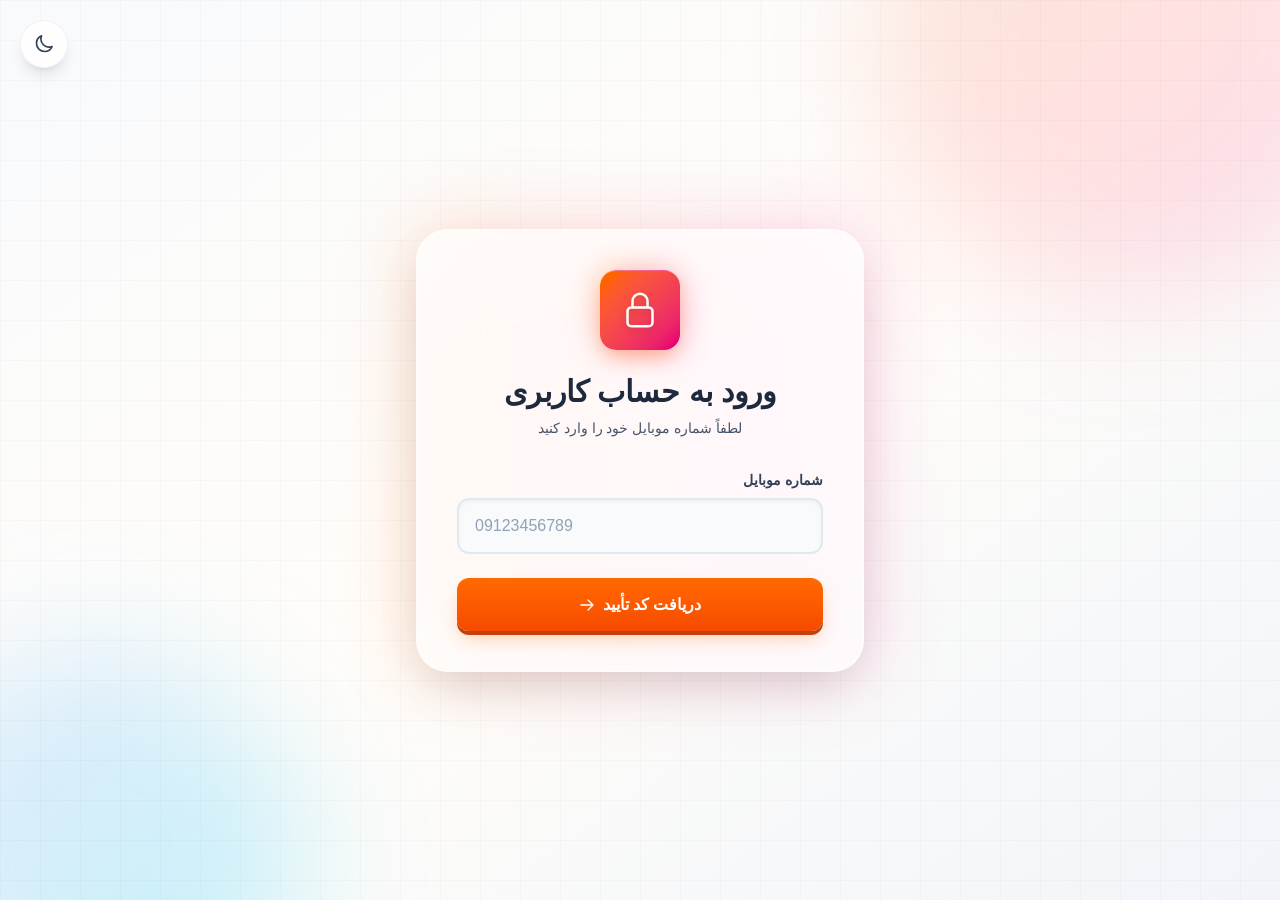
<file: index.html>
<!DOCTYPE html><html lang="en" class="geist_a71539c9-module__T19VSG__variable geist_mono_8d43a2aa-module__8Li5zG__variable h-full antialiased"><head><meta charSet="utf-8"/><meta name="viewport" content="width=device-width, initial-scale=1"/><link rel="preload" href="/_next/static/media/797e433ab948586e-s.p.0r6juujl39pe6.woff2" as="font" crossorigin="" type="font/woff2"/><link rel="preload" href="/_next/static/media/caa3a2e1cccd8315-s.p.0wgildi0cnwt9.woff2" as="font" crossorigin="" type="font/woff2"/><link rel="stylesheet" href="/_next/static/chunks/3z1cbva5tvopq.css" data-precedence="next"/><link rel="preload" as="script" fetchPriority="low" href="/_next/static/chunks/1jq4o6yq14o4c.js"/><script src="/_next/static/chunks/3ntqy24tcldj6.js" async=""></script><script src="/_next/static/chunks/25o46h8mdjlrg.js" async=""></script><script src="/_next/static/chunks/turbopack-1tgm-5axp195g.js" async=""></script><script src="/_next/static/chunks/158myu8e_yme3.js" async=""></script><script src="/_next/static/chunks/0g102i_w8eooe.js" async=""></script><meta name="next-size-adjust" content=""/><title>AmirLoading</title><meta name="description" content="Generated by create next app"/><link rel="icon" href="/favicon.ico?favicon.2vob68tjqpejf.ico" sizes="256x256" type="image/x-icon"/><script src="/_next/static/chunks/0cz1d0mv5g_q7.js" noModule=""></script></head><body class="min-h-full flex flex-col"><div hidden=""><!--$--><!--/$--></div><div class="min-h-screen bg-gradient-to-br from-slate-50 via-orange-50/30 to-slate-100 dark:from-slate-950 dark:via-slate-900 dark:to-slate-950 flex items-center justify-center p-4 relative overflow-hidden transition-colors duration-500" dir="rtl" style="perspective:1000px"><div class="absolute inset-0 overflow-hidden pointer-events-none"><div class="absolute w-[500px] h-[500px] bg-gradient-to-br from-orange-400/20 to-pink-400/20 dark:from-orange-500/10 dark:to-pink-500/10 rounded-full blur-3xl top-[-200px] right-[-100px] animate-blob"></div><div class="absolute w-[400px] h-[400px] bg-gradient-to-br from-blue-400/20 to-cyan-400/20 dark:from-blue-500/10 dark:to-cyan-500/10 rounded-full blur-3xl bottom-[-150px] left-[-100px] animate-blob animation-delay-2000"></div></div><div class="absolute inset-0 bg-[linear-gradient(rgba(0,0,0,0.02)_1px,transparent_1px),linear-gradient(90deg,rgba(0,0,0,0.02)_1px,transparent_1px)] dark:bg-[linear-gradient(rgba(255,255,255,0.03)_1px,transparent_1px),linear-gradient(90deg,rgba(255,255,255,0.03)_1px,transparent_1px)] bg-[size:40px_40px] pointer-events-none"></div><button class="fixed top-5 left-5 w-12 h-12 rounded-full bg-white/80 dark:bg-slate-800/80 backdrop-blur-md border border-slate-200/50 dark:border-slate-700/50 flex items-center justify-center text-slate-700 dark:text-slate-200 hover:scale-110 hover:rotate-12 active:scale-95 transition-all duration-300 z-50 shadow-lg hover:shadow-orange-500/20 dark:hover:shadow-orange-500/30 group"><span class="transition-transform duration-500 group-hover:rotate-180"><svg class="w-5 h-5" fill="none" stroke="currentColor" viewBox="0 0 24 24" stroke-width="2"><path stroke-linecap="round" stroke-linejoin="round" d="M21.752 15.002A9.718 9.718 0 0118 15.75c-5.385 0-9.75-4.365-9.75-9.75 0-1.33.266-2.597.748-3.752A9.753 9.753 0 003 11.25C3 16.635 7.365 21 12.75 21a9.753 9.753 0 009.002-5.998z"></path></svg></span></button><div class="w-full max-w-md relative z-10 transition-all duration-500 animate-fadeInUp opacity-0"><div class="absolute -inset-1 bg-gradient-to-r from-orange-500 via-pink-500 to-purple-500 rounded-[2rem] blur-2xl opacity-20 dark:opacity-30 animate-gradient-xy"></div><div class="relative bg-white/80 dark:bg-slate-900/80 backdrop-blur-2xl rounded-[2rem] shadow-[0_20px_50px_-12px_rgba(0,0,0,0.15)] dark:shadow-[0_20px_50px_-12px_rgba(0,0,0,0.5)] border border-white/60 dark:border-slate-700/50 p-8 md:p-10 overflow-hidden transform-gpu hover:shadow-[0_30px_60px_-15px_rgba(249,115,22,0.25)] transition-all duration-500"><div class="absolute inset-0 bg-gradient-to-tr from-white/0 via-white/30 to-white/0 dark:via-white/10 -translate-x-full hover:translate-x-full transition-transform duration-1000 pointer-events-none"></div><div class="relative w-20 h-20 mx-auto mb-6 group perspective-500"><div class="absolute inset-0 bg-gradient-to-br from-orange-400 to-pink-500 rounded-2xl blur-lg opacity-50 group-hover:opacity-80 transition-opacity animate-pulse-slow"></div><div class="relative w-full h-full bg-gradient-to-br from-orange-500 to-pink-600 rounded-2xl flex items-center justify-center shadow-[0_10px_20px_-5px_rgba(249,115,22,0.4)] group-hover:scale-110 group-hover:rotate-y-12 group-hover:rotate-x-12 transition-transform duration-500 border-t border-white/30"><svg class="w-10 h-10 text-white drop-shadow-md" fill="none" stroke="currentColor" viewBox="0 0 24 24" stroke-width="1.5"><path stroke-linecap="round" stroke-linejoin="round" d="M16.5 10.5V6.75a4.5 4.5 0 10-9 0v3.75m-.75 11.25h10.5a2.25 2.25 0 002.25-2.25v-6.75a2.25 2.25 0 00-2.25-2.25H6.75a2.25 2.25 0 00-2.25 2.25v6.75a2.25 2.25 0 002.25 2.25z"></path></svg></div></div><div class="animate-fadeInUp"><h2 class="text-2xl md:text-3xl font-black text-center text-slate-800 dark:text-white mb-2">ورود به حساب کاربری</h2><p class="text-sm text-slate-600 dark:text-slate-400 text-center mb-8">لطفاً شماره موبایل خود را وارد کنید</p><label class="block text-sm font-semibold text-slate-700 dark:text-slate-300 mb-2">شماره موبایل</label><div class="relative group"><input type="tel" placeholder="09123456789" class="w-full bg-slate-50/80 dark:bg-slate-800/80 border-2 border-slate-200 dark:border-slate-700 rounded-xl px-4 py-3.5 text-slate-800 dark:text-white placeholder-slate-400 focus:outline-none focus:border-orange-500 focus:ring-4 focus:ring-orange-500/20 transition-all text-left shadow-[inset_0_2px_4px_rgba(0,0,0,0.04)]" dir="ltr" maxLength="11" value=""/></div><button class="group relative w-full mt-6 bg-gradient-to-b from-orange-500 to-orange-600 hover:from-orange-600 hover:to-orange-700 text-white font-bold py-3.5 rounded-xl transition-all disabled:opacity-50 disabled:cursor-not-allowed flex items-center justify-center shadow-[0_4px_0_rgb(194,65,12),0_10px_20px_-5px_rgba(249,115,22,0.4)] hover:shadow-[0_2px_0_rgb(194,65,12),0_10px_20px_-5px_rgba(249,115,22,0.4)] hover:translate-y-0.5 active:translate-y-1 active:shadow-[inset_0_2px_4px_rgba(0,0,0,0.2)] overflow-hidden border-t border-orange-400/50"><span class="absolute inset-0 bg-gradient-to-r from-white/0 via-white/30 to-white/0 -translate-x-full group-hover:translate-x-full transition-transform duration-700"></span><span class="relative flex items-center gap-2">دریافت کد تأیید<svg class="w-4 h-4" fill="none" stroke="currentColor" viewBox="0 0 24 24" stroke-width="2"><path stroke-linecap="round" stroke-linejoin="round" d="M13.5 4.5L21 12m0 0l-7.5 7.5M21 12H3"></path></svg></span></button></div></div></div><style>
        @keyframes fadeInUp { from { opacity: 0; transform: translateY(30px); } to { opacity: 1; transform: translateY(0); } }
        @keyframes shake { 0%, 100% { transform: translateX(0); } 20% { transform: translateX(-10px); } 40% { transform: translateX(10px); } 60% { transform: translateX(-6px); } 80% { transform: translateX(6px); } }
        @keyframes blob { 0%, 100% { transform: translate(0, 0) scale(1); } 33% { transform: translate(30px, -50px) scale(1.1); } 66% { transform: translate(-20px, 20px) scale(0.9); } }
        @keyframes gradient-xy { 0%, 100% { background-position: 0% 50%; } 50% { background-position: 100% 50%; } }
        @keyframes bounce-in { 0% { opacity: 0; transform: scale(0) rotate(-180deg); } 60% { transform: scale(1.2) rotate(10deg); } 100% { opacity: 1; transform: scale(1) rotate(0); } }
        @keyframes pulse-slow { 0%, 100% { opacity: 0.5; } 50% { opacity: 0.8; } }
        .animate-fadeInUp { animation: fadeInUp 0.6s cubic-bezier(0.16, 1, 0.3, 1); }
        .animate-shake { animation: shake 0.5s cubic-bezier(.36,.07,.19,.97); }
        .animate-blob { animation: blob 15s infinite; }
        .animate-gradient-xy { background-size: 200% 200%; animation: gradient-xy 5s ease infinite; }
        .animate-bounce-in { animation: bounce-in 0.5s cubic-bezier(0.68, -0.55, 0.265, 1.55) both; }
        .animate-pulse-slow { animation: pulse-slow 3s ease-in-out infinite; }
        .animation-delay-2000 { animation-delay: 2s; }
        .perspective-500 { perspective: 500px; }
      </style></div><!--$--><!--/$--><script src="/_next/static/chunks/1jq4o6yq14o4c.js" id="_R_" async=""></script><script>(self.__next_f=self.__next_f||[]).push([0])</script><script>self.__next_f.push([1,"1:\"$Sreact.fragment\"\n2:I[39756,[\"/_next/static/chunks/158myu8e_yme3.js\"],\"default\"]\n3:I[37457,[\"/_next/static/chunks/158myu8e_yme3.js\"],\"default\"]\n4:I[47257,[\"/_next/static/chunks/158myu8e_yme3.js\"],\"ClientPageRoot\"]\n5:I[31713,[\"/_next/static/chunks/158myu8e_yme3.js\",\"/_next/static/chunks/0g102i_w8eooe.js\"],\"default\"]\n8:I[97367,[\"/_next/static/chunks/158myu8e_yme3.js\"],\"OutletBoundary\"]\n9:\"$Sreact.suspense\"\nb:I[97367,[\"/_next/static/chunks/158myu8e_yme3.js\"],\"ViewportBoundary\"]\nd:I[97367,[\"/_next/static/chunks/158myu8e_yme3.js\"],\"MetadataBoundary\"]\nf:I[68027,[\"/_next/static/chunks/158myu8e_yme3.js\"],\"default\",1]\n:HL[\"/_next/static/chunks/3z1cbva5tvopq.css\",\"style\"]\n:HL[\"/_next/static/media/797e433ab948586e-s.p.0r6juujl39pe6.woff2\",\"font\",{\"crossOrigin\":\"\",\"type\":\"font/woff2\"}]\n:HL[\"/_next/static/media/caa3a2e1cccd8315-s.p.0wgildi0cnwt9.woff2\",\"font\",{\"crossOrigin\":\"\",\"type\":\"font/woff2\"}]\n"])</script><script>self.__next_f.push([1,"0:{\"P\":null,\"c\":[\"\",\"\"],\"q\":\"\",\"i\":false,\"f\":[[[\"\",{\"children\":[\"__PAGE__\",{}]},\"$undefined\",\"$undefined\",16],[[\"$\",\"$1\",\"c\",{\"children\":[[[\"$\",\"link\",\"0\",{\"rel\":\"stylesheet\",\"href\":\"/_next/static/chunks/3z1cbva5tvopq.css\",\"precedence\":\"next\",\"crossOrigin\":\"$undefined\",\"nonce\":\"$undefined\"}],[\"$\",\"script\",\"script-0\",{\"src\":\"/_next/static/chunks/158myu8e_yme3.js\",\"async\":true,\"nonce\":\"$undefined\"}]],[\"$\",\"html\",null,{\"lang\":\"en\",\"className\":\"geist_a71539c9-module__T19VSG__variable geist_mono_8d43a2aa-module__8Li5zG__variable h-full antialiased\",\"children\":[\"$\",\"body\",null,{\"className\":\"min-h-full flex flex-col\",\"children\":[\"$\",\"$L2\",null,{\"parallelRouterKey\":\"children\",\"error\":\"$undefined\",\"errorStyles\":\"$undefined\",\"errorScripts\":\"$undefined\",\"template\":[\"$\",\"$L3\",null,{}],\"templateStyles\":\"$undefined\",\"templateScripts\":\"$undefined\",\"notFound\":[[[\"$\",\"title\",null,{\"children\":\"404: This page could not be found.\"}],[\"$\",\"div\",null,{\"style\":{\"fontFamily\":\"system-ui,\\\"Segoe UI\\\",Roboto,Helvetica,Arial,sans-serif,\\\"Apple Color Emoji\\\",\\\"Segoe UI Emoji\\\"\",\"height\":\"100vh\",\"textAlign\":\"center\",\"display\":\"flex\",\"flexDirection\":\"column\",\"alignItems\":\"center\",\"justifyContent\":\"center\"},\"children\":[\"$\",\"div\",null,{\"children\":[[\"$\",\"style\",null,{\"dangerouslySetInnerHTML\":{\"__html\":\"body{color:#000;background:#fff;margin:0}.next-error-h1{border-right:1px solid rgba(0,0,0,.3)}@media (prefers-color-scheme:dark){body{color:#fff;background:#000}.next-error-h1{border-right:1px solid rgba(255,255,255,.3)}}\"}}],[\"$\",\"h1\",null,{\"className\":\"next-error-h1\",\"style\":{\"display\":\"inline-block\",\"margin\":\"0 20px 0 0\",\"padding\":\"0 23px 0 0\",\"fontSize\":24,\"fontWeight\":500,\"verticalAlign\":\"top\",\"lineHeight\":\"49px\"},\"children\":404}],[\"$\",\"div\",null,{\"style\":{\"display\":\"inline-block\"},\"children\":[\"$\",\"h2\",null,{\"style\":{\"fontSize\":14,\"fontWeight\":400,\"lineHeight\":\"49px\",\"margin\":0},\"children\":\"This page could not be found.\"}]}]]}]}]],[]],\"forbidden\":\"$undefined\",\"unauthorized\":\"$undefined\"}]}]}]]}],{\"children\":[[\"$\",\"$1\",\"c\",{\"children\":[[\"$\",\"$L4\",null,{\"Component\":\"$5\",\"serverProvidedParams\":{\"searchParams\":{},\"params\":{},\"promises\":[\"$@6\",\"$@7\"]}}],[[\"$\",\"script\",\"script-0\",{\"src\":\"/_next/static/chunks/0g102i_w8eooe.js\",\"async\":true,\"nonce\":\"$undefined\"}]],[\"$\",\"$L8\",null,{\"children\":[\"$\",\"$9\",null,{\"name\":\"Next.MetadataOutlet\",\"children\":\"$@a\"}]}]]}],{},null,false,null]},null,false,null],[\"$\",\"$1\",\"h\",{\"children\":[null,[\"$\",\"$Lb\",null,{\"children\":\"$Lc\"}],[\"$\",\"div\",null,{\"hidden\":true,\"children\":[\"$\",\"$Ld\",null,{\"children\":[\"$\",\"$9\",null,{\"name\":\"Next.Metadata\",\"children\":\"$Le\"}]}]}],[\"$\",\"meta\",null,{\"name\":\"next-size-adjust\",\"content\":\"\"}]]}],false]],\"m\":\"$undefined\",\"G\":[\"$f\",[[\"$\",\"link\",\"0\",{\"rel\":\"stylesheet\",\"href\":\"/_next/static/chunks/3z1cbva5tvopq.css\",\"precedence\":\"next\",\"crossOrigin\":\"$undefined\",\"nonce\":\"$undefined\"}]]],\"S\":true,\"h\":null,\"s\":\"$undefined\",\"l\":\"$undefined\",\"p\":\"$undefined\",\"d\":\"$undefined\",\"b\":\"Okvm0WWqK9SLK2xMD0ZHO\"}\n"])</script><script>self.__next_f.push([1,"6:{}\n7:\"$0:f:0:1:1:children:0:props:children:0:props:serverProvidedParams:params\"\n"])</script><script>self.__next_f.push([1,"c:[[\"$\",\"meta\",\"0\",{\"charSet\":\"utf-8\"}],[\"$\",\"meta\",\"1\",{\"name\":\"viewport\",\"content\":\"width=device-width, initial-scale=1\"}]]\n"])</script><script>self.__next_f.push([1,"10:I[27201,[\"/_next/static/chunks/158myu8e_yme3.js\"],\"IconMark\"]\na:null\ne:[[\"$\",\"title\",\"0\",{\"children\":\"AmirLoading\"}],[\"$\",\"meta\",\"1\",{\"name\":\"description\",\"content\":\"Generated by create next app\"}],[\"$\",\"link\",\"2\",{\"rel\":\"icon\",\"href\":\"/favicon.ico?favicon.2vob68tjqpejf.ico\",\"sizes\":\"256x256\",\"type\":\"image/x-icon\"}],[\"$\",\"$L10\",\"3\",{}]]\n"])</script></body></html>
</file>
<file: _next/static/chunks/3z1cbva5tvopq.css>
@font-face{font-family:Geist;font-style:normal;font-weight:100 900;font-display:swap;src:url(../media/fef07dbb0973bf53-s.3p2_lha1f2xer.woff2)format("woff2");unicode-range:U+460-52F,U+1C80-1C8A,U+20B4,U+2DE0-2DFF,U+A640-A69F,U+FE2E-FE2F}@font-face{font-family:Geist;font-style:normal;font-weight:100 900;font-display:swap;src:url(../media/8a480f0b521d4e75-s.1qq4vpdcun5oj.woff2)format("woff2");unicode-range:U+301,U+400-45F,U+490-491,U+4B0-4B1,U+2116}@font-face{font-family:Geist;font-style:normal;font-weight:100 900;font-display:swap;src:url(../media/53b9e256198e5412-s.390ncx5urfkfu.woff2)format("woff2");unicode-range:U+102-103,U+110-111,U+128-129,U+168-169,U+1A0-1A1,U+1AF-1B0,U+300-301,U+303-304,U+308-309,U+323,U+329,U+1EA0-1EF9,U+20AB}@font-face{font-family:Geist;font-style:normal;font-weight:100 900;font-display:swap;src:url(../media/7178b3e590c64307-s.21jp631_3pja2.woff2)format("woff2");unicode-range:U+100-2BA,U+2BD-2C5,U+2C7-2CC,U+2CE-2D7,U+2DD-2FF,U+304,U+308,U+329,U+1D00-1DBF,U+1E00-1E9F,U+1EF2-1EFF,U+2020,U+20A0-20AB,U+20AD-20C0,U+2113,U+2C60-2C7F,U+A720-A7FF}@font-face{font-family:Geist;font-style:normal;font-weight:100 900;font-display:swap;src:url(../media/caa3a2e1cccd8315-s.p.0wgildi0cnwt9.woff2)format("woff2");unicode-range:U+??,U+131,U+152-153,U+2BB-2BC,U+2C6,U+2DA,U+2DC,U+304,U+308,U+329,U+2000-206F,U+20AC,U+2122,U+2191,U+2193,U+2212,U+2215,U+FEFF,U+FFFD}@font-face{font-family:Geist Fallback;src:local(Arial);ascent-override:95.94%;descent-override:28.16%;line-gap-override:0.0%;size-adjust:104.76%}.geist_a71539c9-module__T19VSG__className{font-family:Geist,Geist Fallback;font-style:normal}.geist_a71539c9-module__T19VSG__variable{--font-geist-sans:"Geist", "Geist Fallback"}
@font-face{font-family:Geist Mono;font-style:normal;font-weight:100 900;font-display:swap;src:url(../media/5ce348bf30bf5439-s.31988l_ccedte.woff2)format("woff2");unicode-range:U+460-52F,U+1C80-1C8A,U+20B4,U+2DE0-2DFF,U+A640-A69F,U+FE2E-FE2F}@font-face{font-family:Geist Mono;font-style:normal;font-weight:100 900;font-display:swap;src:url(../media/4fa387ec64143e14-s.2tuy5pz7dlieh.woff2)format("woff2");unicode-range:U+301,U+400-45F,U+490-491,U+4B0-4B1,U+2116}@font-face{font-family:Geist Mono;font-style:normal;font-weight:100 900;font-display:swap;src:url(../media/6306c77e7c8268e4-s.2dbetqa9o8jxf.woff2)format("woff2");unicode-range:U+2000-2001,U+2004-2008,U+200A,U+23B8-23BD,U+2500-259F}@font-face{font-family:Geist Mono;font-style:normal;font-weight:100 900;font-display:swap;src:url(../media/7d817b4c03b0c5f1-s.1uyisp29ctx0d.woff2)format("woff2");unicode-range:U+102-103,U+110-111,U+128-129,U+168-169,U+1A0-1A1,U+1AF-1B0,U+300-301,U+303-304,U+308-309,U+323,U+329,U+1EA0-1EF9,U+20AB}@font-face{font-family:Geist Mono;font-style:normal;font-weight:100 900;font-display:swap;src:url(../media/bbc41e54d2fcbd21-s.1rgnod-3esatf.woff2)format("woff2");unicode-range:U+100-2BA,U+2BD-2C5,U+2C7-2CC,U+2CE-2D7,U+2DD-2FF,U+304,U+308,U+329,U+1D00-1DBF,U+1E00-1E9F,U+1EF2-1EFF,U+2020,U+20A0-20AB,U+20AD-20C0,U+2113,U+2C60-2C7F,U+A720-A7FF}@font-face{font-family:Geist Mono;font-style:normal;font-weight:100 900;font-display:swap;src:url(../media/797e433ab948586e-s.p.0r6juujl39pe6.woff2)format("woff2");unicode-range:U+??,U+131,U+152-153,U+2BB-2BC,U+2C6,U+2DA,U+2DC,U+304,U+308,U+329,U+2000-206F,U+20AC,U+2122,U+2191,U+2193,U+2212,U+2215,U+FEFF,U+FFFD}@font-face{font-family:Geist Mono Fallback;src:local(Arial);ascent-override:74.67%;descent-override:21.92%;line-gap-override:0.0%;size-adjust:134.59%}.geist_mono_8d43a2aa-module__8Li5zG__className{font-family:Geist Mono,Geist Mono Fallback;font-style:normal}.geist_mono_8d43a2aa-module__8Li5zG__variable{--font-geist-mono:"Geist Mono", "Geist Mono Fallback"}
@layer properties{@supports (((-webkit-hyphens:none)) and (not (margin-trim:inline))) or ((-moz-orient:inline) and (not (color:rgb(from red r g b)))){*,:before,:after,::backdrop{--tw-translate-x:0;--tw-translate-y:0;--tw-translate-z:0;--tw-scale-x:1;--tw-scale-y:1;--tw-scale-z:1;--tw-rotate-x:initial;--tw-rotate-y:initial;--tw-rotate-z:initial;--tw-skew-x:initial;--tw-skew-y:initial;--tw-space-y-reverse:0;--tw-divide-y-reverse:0;--tw-border-style:solid;--tw-gradient-position:initial;--tw-gradient-from:#0000;--tw-gradient-via:#0000;--tw-gradient-to:#0000;--tw-gradient-stops:initial;--tw-gradient-via-stops:initial;--tw-gradient-from-position:0%;--tw-gradient-via-position:50%;--tw-gradient-to-position:100%;--tw-font-weight:initial;--tw-tracking:initial;--tw-ordinal:initial;--tw-slashed-zero:initial;--tw-numeric-figure:initial;--tw-numeric-spacing:initial;--tw-numeric-fraction:initial;--tw-shadow:0 0 #0000;--tw-shadow-color:initial;--tw-shadow-alpha:100%;--tw-inset-shadow:0 0 #0000;--tw-inset-shadow-color:initial;--tw-inset-shadow-alpha:100%;--tw-ring-color:initial;--tw-ring-shadow:0 0 #0000;--tw-inset-ring-color:initial;--tw-inset-ring-shadow:0 0 #0000;--tw-ring-inset:initial;--tw-ring-offset-width:0px;--tw-ring-offset-color:#fff;--tw-ring-offset-shadow:0 0 #0000;--tw-blur:initial;--tw-brightness:initial;--tw-contrast:initial;--tw-grayscale:initial;--tw-hue-rotate:initial;--tw-invert:initial;--tw-opacity:initial;--tw-saturate:initial;--tw-sepia:initial;--tw-drop-shadow:initial;--tw-drop-shadow-color:initial;--tw-drop-shadow-alpha:100%;--tw-drop-shadow-size:initial;--tw-backdrop-blur:initial;--tw-backdrop-brightness:initial;--tw-backdrop-contrast:initial;--tw-backdrop-grayscale:initial;--tw-backdrop-hue-rotate:initial;--tw-backdrop-invert:initial;--tw-backdrop-opacity:initial;--tw-backdrop-saturate:initial;--tw-backdrop-sepia:initial;--tw-duration:initial;--tw-ease:initial}}}@layer theme{:root,:host{--font-sans:-apple-system, BlinkMacSystemFont, "Segoe UI", Roboto, "Helvetica Neue", "Noto Sans", Arial, sans-serif, "Apple Color Emoji", "Segoe UI Emoji", "Segoe UI Symbol", "Noto Color Emoji";--font-mono:ui-monospace, SFMono-Regular, Menlo, Monaco, Consolas, "Liberation Mono", "Courier New", monospace;--color-red-50:#fef2f2;--color-red-100:#ffe2e2;--color-red-400:#ff6568;--color-red-500:#fb2c36;--color-red-600:#e40014;--color-red-900:#82181a;--color-orange-50:#fff7ed;--color-orange-400:#ff8b1a;--color-orange-500:#fe6e00;--color-orange-600:#f05100;--color-orange-700:#c53c00;--color-orange-900:#7e2a0c;--color-green-100:#dcfce7;--color-green-400:#05df72;--color-green-500:#00c758;--color-green-600:#00a544;--color-green-900:#0d542b;--color-emerald-50:#ecfdf5;--color-emerald-200:#a4f4cf;--color-emerald-400:#00d294;--color-emerald-500:#00bb7f;--color-emerald-600:#009767;--color-emerald-700:#007956;--color-emerald-800:#005f46;--color-emerald-900:#004e3b;--color-teal-100:#cbfbf1;--color-teal-900:#0b4f4a;--color-cyan-300:#53eafd;--color-cyan-400:#00d2ef;--color-cyan-500:#00b7d7;--color-blue-400:#54a2ff;--color-blue-500:#3080ff;--color-purple-500:#ac4bff;--color-pink-400:#fb64b6;--color-pink-500:#f6339a;--color-pink-600:#e30076;--color-slate-50:#f8fafc;--color-slate-100:#f1f5f9;--color-slate-200:#e2e8f0;--color-slate-300:#cad5e2;--color-slate-400:#90a1b9;--color-slate-500:#62748e;--color-slate-600:#45556c;--color-slate-700:#314158;--color-slate-800:#1d293d;--color-slate-900:#0f172b;--color-slate-950:#020618;--color-black:#000;--color-white:#fff;--spacing:.25rem;--container-md:28rem;--text-xs:.75rem;--text-xs--line-height:calc(1 / .75);--text-sm:.875rem;--text-sm--line-height:calc(1.25 / .875);--text-lg:1.125rem;--text-lg--line-height:calc(1.75 / 1.125);--text-xl:1.25rem;--text-xl--line-height:calc(1.75 / 1.25);--text-2xl:1.5rem;--text-2xl--line-height:calc(2 / 1.5);--text-3xl:1.875rem;--text-3xl--line-height:calc(2.25 / 1.875);--text-4xl:2.25rem;--text-4xl--line-height:calc(2.5 / 2.25);--font-weight-medium:500;--font-weight-semibold:600;--font-weight-bold:700;--font-weight-black:900;--radius-lg:.5rem;--radius-xl:.75rem;--radius-2xl:1rem;--drop-shadow-sm:0 1px 2px #00000026;--drop-shadow-md:0 3px 3px #0000001f;--ease-in-out:cubic-bezier(.4, 0, .2, 1);--animate-spin:spin 1s linear infinite;--animate-pulse:pulse 2s cubic-bezier(.4, 0, .6, 1) infinite;--blur-sm:8px;--blur-md:12px;--blur-lg:16px;--blur-xl:24px;--blur-2xl:40px;--blur-3xl:64px;--default-transition-duration:.15s;--default-transition-timing-function:cubic-bezier(.4, 0, .2, 1);--default-font-family:var(--font-sans);--default-mono-font-family:var(--font-mono)}@supports (color:lab(0% 0 0)){:root,:host{--color-red-50:lab(96.5005% 4.18511 1.52329);--color-red-100:lab(92.243% 10.2865 3.83865);--color-red-400:lab(63.7053% 60.7449 31.3109);--color-red-500:lab(55.4814% 75.0732 48.8528);--color-red-600:lab(48.4493% 77.4328 61.5452);--color-red-900:lab(28.5139% 44.5539 29.0463);--color-orange-50:lab(97.7008% 1.53738 5.90646);--color-orange-400:lab(70.0429% 42.5156 75.8207);--color-orange-500:lab(64.272% 57.1788 90.3583);--color-orange-600:lab(57.1026% 64.2584 89.8886);--color-orange-700:lab(46.4615% 57.7275 70.8507);--color-orange-900:lab(30.2951% 36.0434 37.671);--color-green-100:lab(96.186% -13.8464 6.52362);--color-green-400:lab(78.503% -64.9265 39.7492);--color-green-500:lab(70.5521% -66.5147 45.8072);--color-green-600:lab(59.0978% -58.6621 41.2579);--color-green-900:lab(30.797% -29.6927 17.382);--color-emerald-50:lab(97.8462% -6.94963 1.85487);--color-emerald-200:lab(90.2247% -31.039 9.47084);--color-emerald-400:lab(75.0771% -60.7313 19.4146);--color-emerald-500:lab(66.9756% -58.27 19.5419);--color-emerald-600:lab(55.0481% -49.9246 15.93);--color-emerald-700:lab(44.4871% -41.0396 11.0361);--color-emerald-800:lab(35.3675% -33.1188 8.04002);--color-emerald-900:lab(28.8637% -26.9249 5.45986);--color-teal-100:lab(95.1845% -17.4212 -.425434);--color-teal-900:lab(29.506% -21.4706 -3.59886);--color-cyan-300:lab(85.3886% -36.7635 -21.5717);--color-cyan-400:lab(76.6045% -40.9406 -29.6231);--color-cyan-500:lab(67.805% -35.3952 -30.2018);--color-blue-400:lab(65.0361% -1.42062 -56.9803);--color-blue-500:lab(54.1736% 13.3368 -74.6839);--color-purple-500:lab(52.0183% 66.11 -78.2316);--color-pink-400:lab(64.5597% 64.3615 -12.7988);--color-pink-500:lab(56.9303% 76.8162 -8.07021);--color-pink-600:lab(49.5493% 79.8381 2.31769);--color-slate-50:lab(98.1434% -.369549 -1.05968);--color-slate-100:lab(96.286% -.852466 -2.46847);--color-slate-200:lab(91.7353% -.998765 -4.76968);--color-slate-300:lab(84.7652% -1.94535 -7.93337);--color-slate-400:lab(65.5349% -2.25151 -14.5072);--color-slate-500:lab(48.0876% -2.03595 -16.5814);--color-slate-600:lab(35.5623% -1.74978 -15.4316);--color-slate-700:lab(26.9569% -1.47018 -15.6993);--color-slate-800:lab(16.132% -.318021 -14.6672);--color-slate-900:lab(7.78673% 1.82346 -15.0537);--color-slate-950:lab(1.76974% 1.32743 -9.28855)}}}@layer base{*,:after,:before,::backdrop{box-sizing:border-box;border:0 solid;margin:0;padding:0}::file-selector-button{box-sizing:border-box;border:0 solid;margin:0;padding:0}html,:host{-webkit-text-size-adjust:100%;tab-size:4;line-height:1.5;font-family:var(--default-font-family,-apple-system, BlinkMacSystemFont, "Segoe UI", Roboto, "Helvetica Neue", "Noto Sans", Arial, sans-serif, "Apple Color Emoji", "Segoe UI Emoji", "Segoe UI Symbol", "Noto Color Emoji");font-feature-settings:var(--default-font-feature-settings,normal);font-variation-settings:var(--default-font-variation-settings,normal);-webkit-tap-highlight-color:transparent}hr{height:0;color:inherit;border-top-width:1px}abbr:where([title]){-webkit-text-decoration:underline dotted;text-decoration:underline dotted}h1,h2,h3,h4,h5,h6{font-size:inherit;font-weight:inherit}a{color:inherit;-webkit-text-decoration:inherit;-webkit-text-decoration:inherit;-webkit-text-decoration:inherit;-webkit-text-decoration:inherit;text-decoration:inherit}b,strong{font-weight:bolder}code,kbd,samp,pre{font-family:var(--default-mono-font-family,ui-monospace, SFMono-Regular, Menlo, Monaco, Consolas, "Liberation Mono", "Courier New", monospace);font-feature-settings:var(--default-mono-font-feature-settings,normal);font-variation-settings:var(--default-mono-font-variation-settings,normal);font-size:1em}small{font-size:80%}sub,sup{vertical-align:baseline;font-size:75%;line-height:0;position:relative}sub{bottom:-.25em}sup{top:-.5em}table{text-indent:0;border-color:inherit;border-collapse:collapse}:-moz-focusring:where(:not(iframe)){outline:auto}progress{vertical-align:baseline}summary{display:list-item}ol,ul,menu{list-style:none}img,svg,video,canvas,audio,iframe,embed,object{vertical-align:middle;display:block}img,video{max-width:100%;height:auto}button,input,select,optgroup,textarea{font:inherit;font-feature-settings:inherit;font-variation-settings:inherit;letter-spacing:inherit;color:inherit;opacity:1;background-color:#0000;border-radius:0}::file-selector-button{font:inherit;font-feature-settings:inherit;font-variation-settings:inherit;letter-spacing:inherit;color:inherit;opacity:1;background-color:#0000;border-radius:0}:where(select:is([multiple],[size])) optgroup{font-weight:bolder}:where(select:is([multiple],[size])) optgroup option{padding-inline-start:20px}::file-selector-button{margin-inline-end:4px}::placeholder{opacity:1}@supports (not ((-webkit-appearance:-apple-pay-button))) or (contain-intrinsic-size:1px){::placeholder{color:currentColor}@supports (color:color-mix(in lab, red, red)){::placeholder{color:color-mix(in oklab, currentcolor 50%, transparent)}}}textarea{resize:vertical}::-webkit-search-decoration{-webkit-appearance:none}::-webkit-date-and-time-value{min-height:1lh;text-align:inherit}::-webkit-datetime-edit{display:inline-flex}::-webkit-datetime-edit-fields-wrapper{padding:0}::-webkit-datetime-edit{padding-block:0}::-webkit-datetime-edit-year-field{padding-block:0}::-webkit-datetime-edit-month-field{padding-block:0}::-webkit-datetime-edit-day-field{padding-block:0}::-webkit-datetime-edit-hour-field{padding-block:0}::-webkit-datetime-edit-minute-field{padding-block:0}::-webkit-datetime-edit-second-field{padding-block:0}::-webkit-datetime-edit-millisecond-field{padding-block:0}::-webkit-datetime-edit-meridiem-field{padding-block:0}::-webkit-calendar-picker-indicator{line-height:1}:-moz-ui-invalid{box-shadow:none}button,input:where([type=button],[type=reset],[type=submit]){appearance:button}::file-selector-button{appearance:button}::-webkit-inner-spin-button{height:auto}::-webkit-outer-spin-button{height:auto}[hidden]:where(:not([hidden=until-found])){display:none!important}}@layer components;@layer utilities{.pointer-events-none{pointer-events:none}.absolute{position:absolute}.fixed{position:fixed}.relative{position:relative}.sticky{position:sticky}.-inset-1{inset:calc(var(--spacing) * -1)}.inset-0{inset:0}.inset-4{inset:calc(var(--spacing) * 4)}.inset-8{inset:calc(var(--spacing) * 8)}.top-0{top:0}.top-1\.5{top:calc(var(--spacing) * 1.5)}.top-1\/2{top:50%}.top-5{top:calc(var(--spacing) * 5)}.top-\[-200px\]{top:-200px}.right-0{right:0}.right-1\.5{right:calc(var(--spacing) * 1.5)}.right-\[-100px\]{right:-100px}.bottom-\[-150px\]{bottom:-150px}.left-0{left:0}.left-1\/2{left:50%}.left-5{left:calc(var(--spacing) * 5)}.left-\[-100px\]{left:-100px}.z-10{z-index:10}.z-30{z-index:30}.z-40{z-index:40}.z-50{z-index:50}.z-\[9999\]{z-index:9999}.mx-auto{margin-inline:auto}.-mt-0\.75{margin-top:calc(var(--spacing) * -.75)}.-mt-1\.5{margin-top:calc(var(--spacing) * -1.5)}.mt-3{margin-top:calc(var(--spacing) * 3)}.mt-6{margin-top:calc(var(--spacing) * 6)}.mb-1{margin-bottom:var(--spacing)}.mb-2{margin-bottom:calc(var(--spacing) * 2)}.mb-4{margin-bottom:calc(var(--spacing) * 4)}.mb-6{margin-bottom:calc(var(--spacing) * 6)}.mb-8{margin-bottom:calc(var(--spacing) * 8)}.-ml-0\.75{margin-left:calc(var(--spacing) * -.75)}.-ml-1\.5{margin-left:calc(var(--spacing) * -1.5)}.block{display:block}.flex{display:flex}.grid{display:grid}.hidden{display:none}.inline-block{display:inline-block}.inline-flex{display:inline-flex}.h-1\.5{height:calc(var(--spacing) * 1.5)}.h-2\.5{height:calc(var(--spacing) * 2.5)}.h-3{height:calc(var(--spacing) * 3)}.h-4{height:calc(var(--spacing) * 4)}.h-5{height:calc(var(--spacing) * 5)}.h-6{height:calc(var(--spacing) * 6)}.h-9{height:calc(var(--spacing) * 9)}.h-10{height:calc(var(--spacing) * 10)}.h-11{height:calc(var(--spacing) * 11)}.h-12{height:calc(var(--spacing) * 12)}.h-14{height:calc(var(--spacing) * 14)}.h-20{height:calc(var(--spacing) * 20)}.h-56{height:calc(var(--spacing) * 56)}.h-\[400px\]{height:400px}.h-\[500px\]{height:500px}.h-full{height:100%}.min-h-full{min-height:100%}.min-h-screen{min-height:100vh}.w-1\.5{width:calc(var(--spacing) * 1.5)}.w-2\.5{width:calc(var(--spacing) * 2.5)}.w-3{width:calc(var(--spacing) * 3)}.w-4{width:calc(var(--spacing) * 4)}.w-5{width:calc(var(--spacing) * 5)}.w-6{width:calc(var(--spacing) * 6)}.w-9{width:calc(var(--spacing) * 9)}.w-10{width:calc(var(--spacing) * 10)}.w-11{width:calc(var(--spacing) * 11)}.w-12{width:calc(var(--spacing) * 12)}.w-20{width:calc(var(--spacing) * 20)}.w-56{width:calc(var(--spacing) * 56)}.w-72{width:calc(var(--spacing) * 72)}.w-\[400px\]{width:400px}.w-\[500px\]{width:500px}.w-full{width:100%}.max-w-md{max-width:var(--container-md)}.flex-1{flex:1}.-translate-x-full{--tw-translate-x:-100%;translate:var(--tw-translate-x) var(--tw-translate-y)}.translate-x-0{--tw-translate-x:0px;translate:var(--tw-translate-x) var(--tw-translate-y)}.translate-x-full{--tw-translate-x:100%;translate:var(--tw-translate-x) var(--tw-translate-y)}.scale-105{--tw-scale-x:105%;--tw-scale-y:105%;--tw-scale-z:105%;scale:var(--tw-scale-x) var(--tw-scale-y)}.transform{transform:var(--tw-rotate-x,) var(--tw-rotate-y,) var(--tw-rotate-z,) var(--tw-skew-x,) var(--tw-skew-y,)}.transform-gpu{transform:translateZ(0) var(--tw-rotate-x,) var(--tw-rotate-y,) var(--tw-rotate-z,) var(--tw-skew-x,) var(--tw-skew-y,)}.animate-pulse{animation:var(--animate-pulse)}.animate-spin{animation:var(--animate-spin)}.cursor-pointer{cursor:pointer}.grid-cols-1{grid-template-columns:repeat(1,minmax(0,1fr))}.flex-col{flex-direction:column}.items-center{align-items:center}.items-start{align-items:flex-start}.justify-between{justify-content:space-between}.justify-center{justify-content:center}.gap-1{gap:var(--spacing)}.gap-2{gap:calc(var(--spacing) * 2)}.gap-3{gap:calc(var(--spacing) * 3)}.gap-4{gap:calc(var(--spacing) * 4)}:where(.space-y-2>:not(:last-child)){--tw-space-y-reverse:0;margin-block-start:calc(calc(var(--spacing) * 2) * var(--tw-space-y-reverse));margin-block-end:calc(calc(var(--spacing) * 2) * calc(1 - var(--tw-space-y-reverse)))}:where(.space-y-6>:not(:last-child)){--tw-space-y-reverse:0;margin-block-start:calc(calc(var(--spacing) * 6) * var(--tw-space-y-reverse));margin-block-end:calc(calc(var(--spacing) * 6) * calc(1 - var(--tw-space-y-reverse)))}:where(.divide-y>:not(:last-child)){--tw-divide-y-reverse:0;border-bottom-style:var(--tw-border-style);border-top-style:var(--tw-border-style);border-top-width:calc(1px * var(--tw-divide-y-reverse));border-bottom-width:calc(1px * calc(1 - var(--tw-divide-y-reverse)))}:where(.divide-slate-200>:not(:last-child)){border-color:var(--color-slate-200)}.overflow-hidden{overflow:hidden}.overflow-x-auto{overflow-x:auto}.rounded-2xl{border-radius:var(--radius-2xl)}.rounded-\[2rem\]{border-radius:2rem}.rounded-full{border-radius:3.40282e38px}.rounded-lg{border-radius:var(--radius-lg)}.rounded-xl{border-radius:var(--radius-xl)}.border{border-style:var(--tw-border-style);border-width:1px}.border-2{border-style:var(--tw-border-style);border-width:2px}.border-t{border-top-style:var(--tw-border-style);border-top-width:1px}.border-r{border-right-style:var(--tw-border-style);border-right-width:1px}.border-b{border-bottom-style:var(--tw-border-style);border-bottom-width:1px}.border-l{border-left-style:var(--tw-border-style);border-left-width:1px}.border-blue-500\/40{border-color:#3080ff66}@supports (color:color-mix(in lab, red, red)){.border-blue-500\/40{border-color:color-mix(in oklab, var(--color-blue-500) 40%, transparent)}}.border-cyan-400\/40{border-color:#00d2ef66}@supports (color:color-mix(in lab, red, red)){.border-cyan-400\/40{border-color:color-mix(in oklab, var(--color-cyan-400) 40%, transparent)}}.border-emerald-200{border-color:var(--color-emerald-200)}.border-orange-400\/50{border-color:#ff8b1a80}@supports (color:color-mix(in lab, red, red)){.border-orange-400\/50{border-color:color-mix(in oklab, var(--color-orange-400) 50%, transparent)}}.border-orange-500{border-color:var(--color-orange-500)}.border-purple-500\/40{border-color:#ac4bff66}@supports (color:color-mix(in lab, red, red)){.border-purple-500\/40{border-color:color-mix(in oklab, var(--color-purple-500) 40%, transparent)}}.border-red-500{border-color:var(--color-red-500)}.border-slate-200{border-color:var(--color-slate-200)}.border-slate-200\/50{border-color:#e2e8f080}@supports (color:color-mix(in lab, red, red)){.border-slate-200\/50{border-color:color-mix(in oklab, var(--color-slate-200) 50%, transparent)}}.border-white{border-color:var(--color-white)}.border-white\/20{border-color:#fff3}@supports (color:color-mix(in lab, red, red)){.border-white\/20{border-color:color-mix(in oklab, var(--color-white) 20%, transparent)}}.border-white\/30{border-color:#ffffff4d}@supports (color:color-mix(in lab, red, red)){.border-white\/30{border-color:color-mix(in oklab, var(--color-white) 30%, transparent)}}.border-white\/60{border-color:#fff9}@supports (color:color-mix(in lab, red, red)){.border-white\/60{border-color:color-mix(in oklab, var(--color-white) 60%, transparent)}}.border-t-white{border-top-color:var(--color-white)}.bg-black{background-color:var(--color-black)}.bg-black\/50{background-color:#00000080}@supports (color:color-mix(in lab, red, red)){.bg-black\/50{background-color:color-mix(in oklab, var(--color-black) 50%, transparent)}}.bg-cyan-300{background-color:var(--color-cyan-300)}.bg-green-100{background-color:var(--color-green-100)}.bg-orange-50{background-color:var(--color-orange-50)}.bg-red-100{background-color:var(--color-red-100)}.bg-red-500{background-color:var(--color-red-500)}.bg-slate-50{background-color:var(--color-slate-50)}.bg-slate-50\/80{background-color:#f8fafccc}@supports (color:color-mix(in lab, red, red)){.bg-slate-50\/80{background-color:color-mix(in oklab, var(--color-slate-50) 80%, transparent)}}.bg-slate-100{background-color:var(--color-slate-100)}.bg-white{background-color:var(--color-white)}.bg-white\/80{background-color:#fffc}@supports (color:color-mix(in lab, red, red)){.bg-white\/80{background-color:color-mix(in oklab, var(--color-white) 80%, transparent)}}.bg-gradient-to-b{--tw-gradient-position:to bottom in oklab;background-image:linear-gradient(var(--tw-gradient-stops))}.bg-gradient-to-br{--tw-gradient-position:to bottom right in oklab;background-image:linear-gradient(var(--tw-gradient-stops))}.bg-gradient-to-r{--tw-gradient-position:to right in oklab;background-image:linear-gradient(var(--tw-gradient-stops))}.bg-gradient-to-tr{--tw-gradient-position:to top right in oklab;background-image:linear-gradient(var(--tw-gradient-stops))}.bg-\[linear-gradient\(rgba\(0\,0\,0\,0\.02\)_1px\,transparent_1px\)\,linear-gradient\(90deg\,rgba\(0\,0\,0\,0\.02\)_1px\,transparent_1px\)\]{background-image:linear-gradient(#00000005 1px,#0000 1px),linear-gradient(90deg,#00000005 1px,#0000 1px)}.bg-\[radial-gradient\(circle_at_center\,_rgba\(59\,130\,246\,0\.12\)_0\%\,_rgba\(15\,23\,42\,0\.4\)_40\%\,_\#000000_100\%\)\]{background-image:radial-gradient(circle,#3b82f61f 0%,#0f172a66 40%,#000 100%)}.from-blue-400\/20{--tw-gradient-from:#54a2ff33}@supports (color:color-mix(in lab, red, red)){.from-blue-400\/20{--tw-gradient-from:color-mix(in oklab, var(--color-blue-400) 20%, transparent)}}.from-blue-400\/20{--tw-gradient-stops:var(--tw-gradient-via-stops,var(--tw-gradient-position), var(--tw-gradient-from) var(--tw-gradient-from-position), var(--tw-gradient-to) var(--tw-gradient-to-position))}.from-blue-500{--tw-gradient-from:var(--color-blue-500);--tw-gradient-stops:var(--tw-gradient-via-stops,var(--tw-gradient-position), var(--tw-gradient-from) var(--tw-gradient-from-position), var(--tw-gradient-to) var(--tw-gradient-to-position))}.from-emerald-50{--tw-gradient-from:var(--color-emerald-50);--tw-gradient-stops:var(--tw-gradient-via-stops,var(--tw-gradient-position), var(--tw-gradient-from) var(--tw-gradient-from-position), var(--tw-gradient-to) var(--tw-gradient-to-position))}.from-emerald-400\/0{--tw-gradient-from:#0000}@supports (color:color-mix(in lab, red, red)){.from-emerald-400\/0{--tw-gradient-from:color-mix(in oklab, var(--color-emerald-400) 0%, transparent)}}.from-emerald-400\/0{--tw-gradient-stops:var(--tw-gradient-via-stops,var(--tw-gradient-position), var(--tw-gradient-from) var(--tw-gradient-from-position), var(--tw-gradient-to) var(--tw-gradient-to-position))}.from-green-500{--tw-gradient-from:var(--color-green-500);--tw-gradient-stops:var(--tw-gradient-via-stops,var(--tw-gradient-position), var(--tw-gradient-from) var(--tw-gradient-from-position), var(--tw-gradient-to) var(--tw-gradient-to-position))}.from-orange-400{--tw-gradient-from:var(--color-orange-400);--tw-gradient-stops:var(--tw-gradient-via-stops,var(--tw-gradient-position), var(--tw-gradient-from) var(--tw-gradient-from-position), var(--tw-gradient-to) var(--tw-gradient-to-position))}.from-orange-400\/20{--tw-gradient-from:#ff8b1a33}@supports (color:color-mix(in lab, red, red)){.from-orange-400\/20{--tw-gradient-from:color-mix(in oklab, var(--color-orange-400) 20%, transparent)}}.from-orange-400\/20{--tw-gradient-stops:var(--tw-gradient-via-stops,var(--tw-gradient-position), var(--tw-gradient-from) var(--tw-gradient-from-position), var(--tw-gradient-to) var(--tw-gradient-to-position))}.from-orange-500{--tw-gradient-from:var(--color-orange-500);--tw-gradient-stops:var(--tw-gradient-via-stops,var(--tw-gradient-position), var(--tw-gradient-from) var(--tw-gradient-from-position), var(--tw-gradient-to) var(--tw-gradient-to-position))}.from-orange-500\/0{--tw-gradient-from:#0000}@supports (color:color-mix(in lab, red, red)){.from-orange-500\/0{--tw-gradient-from:color-mix(in oklab, var(--color-orange-500) 0%, transparent)}}.from-orange-500\/0{--tw-gradient-stops:var(--tw-gradient-via-stops,var(--tw-gradient-position), var(--tw-gradient-from) var(--tw-gradient-from-position), var(--tw-gradient-to) var(--tw-gradient-to-position))}.from-orange-500\/10{--tw-gradient-from:#fe6e001a}@supports (color:color-mix(in lab, red, red)){.from-orange-500\/10{--tw-gradient-from:color-mix(in oklab, var(--color-orange-500) 10%, transparent)}}.from-orange-500\/10{--tw-gradient-stops:var(--tw-gradient-via-stops,var(--tw-gradient-position), var(--tw-gradient-from) var(--tw-gradient-from-position), var(--tw-gradient-to) var(--tw-gradient-to-position))}.from-purple-500{--tw-gradient-from:var(--color-purple-500);--tw-gradient-stops:var(--tw-gradient-via-stops,var(--tw-gradient-position), var(--tw-gradient-from) var(--tw-gradient-from-position), var(--tw-gradient-to) var(--tw-gradient-to-position))}.from-red-500\/0{--tw-gradient-from:#0000}@supports (color:color-mix(in lab, red, red)){.from-red-500\/0{--tw-gradient-from:color-mix(in oklab, var(--color-red-500) 0%, transparent)}}.from-red-500\/0{--tw-gradient-stops:var(--tw-gradient-via-stops,var(--tw-gradient-position), var(--tw-gradient-from) var(--tw-gradient-from-position), var(--tw-gradient-to) var(--tw-gradient-to-position))}.from-slate-50{--tw-gradient-from:var(--color-slate-50);--tw-gradient-stops:var(--tw-gradient-via-stops,var(--tw-gradient-position), var(--tw-gradient-from) var(--tw-gradient-from-position), var(--tw-gradient-to) var(--tw-gradient-to-position))}.from-white\/0{--tw-gradient-from:#0000}@supports (color:color-mix(in lab, red, red)){.from-white\/0{--tw-gradient-from:color-mix(in oklab, var(--color-white) 0%, transparent)}}.from-white\/0{--tw-gradient-stops:var(--tw-gradient-via-stops,var(--tw-gradient-position), var(--tw-gradient-from) var(--tw-gradient-from-position), var(--tw-gradient-to) var(--tw-gradient-to-position))}.via-emerald-400\/10{--tw-gradient-via:#00d2941a}@supports (color:color-mix(in lab, red, red)){.via-emerald-400\/10{--tw-gradient-via:color-mix(in oklab, var(--color-emerald-400) 10%, transparent)}}.via-emerald-400\/10{--tw-gradient-via-stops:var(--tw-gradient-position), var(--tw-gradient-from) var(--tw-gradient-from-position), var(--tw-gradient-via) var(--tw-gradient-via-position), var(--tw-gradient-to) var(--tw-gradient-to-position);--tw-gradient-stops:var(--tw-gradient-via-stops)}.via-orange-50\/30{--tw-gradient-via:#fff7ed4d}@supports (color:color-mix(in lab, red, red)){.via-orange-50\/30{--tw-gradient-via:color-mix(in oklab, var(--color-orange-50) 30%, transparent)}}.via-orange-50\/30{--tw-gradient-via-stops:var(--tw-gradient-position), var(--tw-gradient-from) var(--tw-gradient-from-position), var(--tw-gradient-via) var(--tw-gradient-via-position), var(--tw-gradient-to) var(--tw-gradient-to-position);--tw-gradient-stops:var(--tw-gradient-via-stops)}.via-orange-500\/10{--tw-gradient-via:#fe6e001a}@supports (color:color-mix(in lab, red, red)){.via-orange-500\/10{--tw-gradient-via:color-mix(in oklab, var(--color-orange-500) 10%, transparent)}}.via-orange-500\/10{--tw-gradient-via-stops:var(--tw-gradient-position), var(--tw-gradient-from) var(--tw-gradient-from-position), var(--tw-gradient-via) var(--tw-gradient-via-position), var(--tw-gradient-to) var(--tw-gradient-to-position);--tw-gradient-stops:var(--tw-gradient-via-stops)}.via-pink-500{--tw-gradient-via:var(--color-pink-500);--tw-gradient-via-stops:var(--tw-gradient-position), var(--tw-gradient-from) var(--tw-gradient-from-position), var(--tw-gradient-via) var(--tw-gradient-via-position), var(--tw-gradient-to) var(--tw-gradient-to-position);--tw-gradient-stops:var(--tw-gradient-via-stops)}.via-pink-500\/10{--tw-gradient-via:#f6339a1a}@supports (color:color-mix(in lab, red, red)){.via-pink-500\/10{--tw-gradient-via:color-mix(in oklab, var(--color-pink-500) 10%, transparent)}}.via-pink-500\/10{--tw-gradient-via-stops:var(--tw-gradient-position), var(--tw-gradient-from) var(--tw-gradient-from-position), var(--tw-gradient-via) var(--tw-gradient-via-position), var(--tw-gradient-to) var(--tw-gradient-to-position);--tw-gradient-stops:var(--tw-gradient-via-stops)}.via-red-500\/10{--tw-gradient-via:#fb2c361a}@supports (color:color-mix(in lab, red, red)){.via-red-500\/10{--tw-gradient-via:color-mix(in oklab, var(--color-red-500) 10%, transparent)}}.via-red-500\/10{--tw-gradient-via-stops:var(--tw-gradient-position), var(--tw-gradient-from) var(--tw-gradient-from-position), var(--tw-gradient-via) var(--tw-gradient-via-position), var(--tw-gradient-to) var(--tw-gradient-to-position);--tw-gradient-stops:var(--tw-gradient-via-stops)}.via-white\/30{--tw-gradient-via:#ffffff4d}@supports (color:color-mix(in lab, red, red)){.via-white\/30{--tw-gradient-via:color-mix(in oklab, var(--color-white) 30%, transparent)}}.via-white\/30{--tw-gradient-via-stops:var(--tw-gradient-position), var(--tw-gradient-from) var(--tw-gradient-from-position), var(--tw-gradient-via) var(--tw-gradient-via-position), var(--tw-gradient-to) var(--tw-gradient-to-position);--tw-gradient-stops:var(--tw-gradient-via-stops)}.to-cyan-400\/20{--tw-gradient-to:#00d2ef33}@supports (color:color-mix(in lab, red, red)){.to-cyan-400\/20{--tw-gradient-to:color-mix(in oklab, var(--color-cyan-400) 20%, transparent)}}.to-cyan-400\/20{--tw-gradient-stops:var(--tw-gradient-via-stops,var(--tw-gradient-position), var(--tw-gradient-from) var(--tw-gradient-from-position), var(--tw-gradient-to) var(--tw-gradient-to-position))}.to-cyan-500{--tw-gradient-to:var(--color-cyan-500);--tw-gradient-stops:var(--tw-gradient-via-stops,var(--tw-gradient-position), var(--tw-gradient-from) var(--tw-gradient-from-position), var(--tw-gradient-to) var(--tw-gradient-to-position))}.to-emerald-400\/0{--tw-gradient-to:#0000}@supports (color:color-mix(in lab, red, red)){.to-emerald-400\/0{--tw-gradient-to:color-mix(in oklab, var(--color-emerald-400) 0%, transparent)}}.to-emerald-400\/0{--tw-gradient-stops:var(--tw-gradient-via-stops,var(--tw-gradient-position), var(--tw-gradient-from) var(--tw-gradient-from-position), var(--tw-gradient-to) var(--tw-gradient-to-position))}.to-emerald-500{--tw-gradient-to:var(--color-emerald-500);--tw-gradient-stops:var(--tw-gradient-via-stops,var(--tw-gradient-position), var(--tw-gradient-from) var(--tw-gradient-from-position), var(--tw-gradient-to) var(--tw-gradient-to-position))}.to-orange-500\/0{--tw-gradient-to:#0000}@supports (color:color-mix(in lab, red, red)){.to-orange-500\/0{--tw-gradient-to:color-mix(in oklab, var(--color-orange-500) 0%, transparent)}}.to-orange-500\/0{--tw-gradient-stops:var(--tw-gradient-via-stops,var(--tw-gradient-position), var(--tw-gradient-from) var(--tw-gradient-from-position), var(--tw-gradient-to) var(--tw-gradient-to-position))}.to-orange-600{--tw-gradient-to:var(--color-orange-600);--tw-gradient-stops:var(--tw-gradient-via-stops,var(--tw-gradient-position), var(--tw-gradient-from) var(--tw-gradient-from-position), var(--tw-gradient-to) var(--tw-gradient-to-position))}.to-pink-400\/20{--tw-gradient-to:#fb64b633}@supports (color:color-mix(in lab, red, red)){.to-pink-400\/20{--tw-gradient-to:color-mix(in oklab, var(--color-pink-400) 20%, transparent)}}.to-pink-400\/20{--tw-gradient-stops:var(--tw-gradient-via-stops,var(--tw-gradient-position), var(--tw-gradient-from) var(--tw-gradient-from-position), var(--tw-gradient-to) var(--tw-gradient-to-position))}.to-pink-500{--tw-gradient-to:var(--color-pink-500);--tw-gradient-stops:var(--tw-gradient-via-stops,var(--tw-gradient-position), var(--tw-gradient-from) var(--tw-gradient-from-position), var(--tw-gradient-to) var(--tw-gradient-to-position))}.to-pink-600{--tw-gradient-to:var(--color-pink-600);--tw-gradient-stops:var(--tw-gradient-via-stops,var(--tw-gradient-position), var(--tw-gradient-from) var(--tw-gradient-from-position), var(--tw-gradient-to) var(--tw-gradient-to-position))}.to-purple-500{--tw-gradient-to:var(--color-purple-500);--tw-gradient-stops:var(--tw-gradient-via-stops,var(--tw-gradient-position), var(--tw-gradient-from) var(--tw-gradient-from-position), var(--tw-gradient-to) var(--tw-gradient-to-position))}.to-purple-500\/10{--tw-gradient-to:#ac4bff1a}@supports (color:color-mix(in lab, red, red)){.to-purple-500\/10{--tw-gradient-to:color-mix(in oklab, var(--color-purple-500) 10%, transparent)}}.to-purple-500\/10{--tw-gradient-stops:var(--tw-gradient-via-stops,var(--tw-gradient-position), var(--tw-gradient-from) var(--tw-gradient-from-position), var(--tw-gradient-to) var(--tw-gradient-to-position))}.to-red-500\/0{--tw-gradient-to:#0000}@supports (color:color-mix(in lab, red, red)){.to-red-500\/0{--tw-gradient-to:color-mix(in oklab, var(--color-red-500) 0%, transparent)}}.to-red-500\/0{--tw-gradient-stops:var(--tw-gradient-via-stops,var(--tw-gradient-position), var(--tw-gradient-from) var(--tw-gradient-from-position), var(--tw-gradient-to) var(--tw-gradient-to-position))}.to-slate-100{--tw-gradient-to:var(--color-slate-100);--tw-gradient-stops:var(--tw-gradient-via-stops,var(--tw-gradient-position), var(--tw-gradient-from) var(--tw-gradient-from-position), var(--tw-gradient-to) var(--tw-gradient-to-position))}.to-teal-100{--tw-gradient-to:var(--color-teal-100);--tw-gradient-stops:var(--tw-gradient-via-stops,var(--tw-gradient-position), var(--tw-gradient-from) var(--tw-gradient-from-position), var(--tw-gradient-to) var(--tw-gradient-to-position))}.to-white\/0{--tw-gradient-to:#0000}@supports (color:color-mix(in lab, red, red)){.to-white\/0{--tw-gradient-to:color-mix(in oklab, var(--color-white) 0%, transparent)}}.to-white\/0{--tw-gradient-stops:var(--tw-gradient-via-stops,var(--tw-gradient-position), var(--tw-gradient-from) var(--tw-gradient-from-position), var(--tw-gradient-to) var(--tw-gradient-to-position))}.bg-\[size\:40px_40px\]{background-size:40px 40px}.bg-clip-text{-webkit-background-clip:text;background-clip:text}.p-2{padding:calc(var(--spacing) * 2)}.p-2\.5{padding:calc(var(--spacing) * 2.5)}.p-4{padding:calc(var(--spacing) * 4)}.p-5{padding:calc(var(--spacing) * 5)}.p-6{padding:calc(var(--spacing) * 6)}.p-8{padding:calc(var(--spacing) * 8)}.px-2\.5{padding-inline:calc(var(--spacing) * 2.5)}.px-3{padding-inline:calc(var(--spacing) * 3)}.px-4{padding-inline:calc(var(--spacing) * 4)}.px-6{padding-inline:calc(var(--spacing) * 6)}.py-1{padding-block:var(--spacing)}.py-1\.5{padding-block:calc(var(--spacing) * 1.5)}.py-3\.5{padding-block:calc(var(--spacing) * 3.5)}.py-4{padding-block:calc(var(--spacing) * 4)}.py-6{padding-block:calc(var(--spacing) * 6)}.pr-4{padding-right:calc(var(--spacing) * 4)}.text-center{text-align:center}.text-left{text-align:left}.text-right{text-align:right}.font-mono{font-family:var(--font-mono)}.text-2xl{font-size:var(--text-2xl);line-height:var(--tw-leading,var(--text-2xl--line-height))}.text-3xl{font-size:var(--text-3xl);line-height:var(--tw-leading,var(--text-3xl--line-height))}.text-lg{font-size:var(--text-lg);line-height:var(--tw-leading,var(--text-lg--line-height))}.text-sm{font-size:var(--text-sm);line-height:var(--tw-leading,var(--text-sm--line-height))}.text-xl{font-size:var(--text-xl);line-height:var(--tw-leading,var(--text-xl--line-height))}.text-xs{font-size:var(--text-xs);line-height:var(--tw-leading,var(--text-xs--line-height))}.font-black{--tw-font-weight:var(--font-weight-black);font-weight:var(--font-weight-black)}.font-bold{--tw-font-weight:var(--font-weight-bold);font-weight:var(--font-weight-bold)}.font-medium{--tw-font-weight:var(--font-weight-medium);font-weight:var(--font-weight-medium)}.font-semibold{--tw-font-weight:var(--font-weight-semibold);font-weight:var(--font-weight-semibold)}.tracking-\[0\.3em\]{--tw-tracking:.3em;letter-spacing:.3em}.text-emerald-600{color:var(--color-emerald-600)}.text-emerald-700{color:var(--color-emerald-700)}.text-green-600{color:var(--color-green-600)}.text-orange-500{color:var(--color-orange-500)}.text-red-500{color:var(--color-red-500)}.text-red-600{color:var(--color-red-600)}.text-slate-400{color:var(--color-slate-400)}.text-slate-500{color:var(--color-slate-500)}.text-slate-600{color:var(--color-slate-600)}.text-slate-700{color:var(--color-slate-700)}.text-slate-800{color:var(--color-slate-800)}.text-transparent{color:#0000}.text-white{color:var(--color-white)}.tabular-nums{--tw-numeric-spacing:tabular-nums;font-variant-numeric:var(--tw-ordinal,) var(--tw-slashed-zero,) var(--tw-numeric-figure,) var(--tw-numeric-spacing,) var(--tw-numeric-fraction,)}.antialiased{-webkit-font-smoothing:antialiased;-moz-osx-font-smoothing:grayscale}.placeholder-slate-400::placeholder{color:var(--color-slate-400)}.opacity-0{opacity:0}.opacity-20{opacity:.2}.opacity-50{opacity:.5}.opacity-100{opacity:1}.opacity-\[0\.03\]{opacity:.03}.shadow-2xl{--tw-shadow:0 25px 50px -12px var(--tw-shadow-color,#00000040);box-shadow:var(--tw-inset-shadow), var(--tw-inset-ring-shadow), var(--tw-ring-offset-shadow), var(--tw-ring-shadow), var(--tw-shadow)}.shadow-\[0_0_10px_\#22d3ee\]{--tw-shadow:0 0 10px var(--tw-shadow-color,#22d3ee);box-shadow:var(--tw-inset-shadow), var(--tw-inset-ring-shadow), var(--tw-ring-offset-shadow), var(--tw-ring-shadow), var(--tw-shadow)}.shadow-\[0_0_20px_\#fff\,0_0_40px_\#3b82f6\,0_0_80px_\#8b5cf6\]{--tw-shadow:0 0 20px var(--tw-shadow-color,#fff), 0 0 40px var(--tw-shadow-color,#3b82f6), 0 0 80px var(--tw-shadow-color,#8b5cf6);box-shadow:var(--tw-inset-shadow), var(--tw-inset-ring-shadow), var(--tw-ring-offset-shadow), var(--tw-ring-shadow), var(--tw-shadow)}.shadow-\[0_0_20px_rgba\(34\,211\,238\,0\.4\)\,inset_0_0_20px_rgba\(34\,211\,238\,0\.1\)\]{--tw-shadow:0 0 20px var(--tw-shadow-color,#22d3ee66), inset 0 0 20px var(--tw-shadow-color,#22d3ee1a);box-shadow:var(--tw-inset-shadow), var(--tw-inset-ring-shadow), var(--tw-ring-offset-shadow), var(--tw-ring-shadow), var(--tw-shadow)}.shadow-\[0_0_20px_rgba\(59\,130\,246\,0\.4\)\,inset_0_0_20px_rgba\(59\,130\,246\,0\.1\)\]{--tw-shadow:0 0 20px var(--tw-shadow-color,#3b82f666), inset 0 0 20px var(--tw-shadow-color,#3b82f61a);box-shadow:var(--tw-inset-shadow), var(--tw-inset-ring-shadow), var(--tw-ring-offset-shadow), var(--tw-ring-shadow), var(--tw-shadow)}.shadow-\[0_0_20px_rgba\(168\,85\,247\,0\.4\)\,inset_0_0_20px_rgba\(168\,85\,247\,0\.1\)\]{--tw-shadow:0 0 20px var(--tw-shadow-color,#a855f766), inset 0 0 20px var(--tw-shadow-color,#a855f71a);box-shadow:var(--tw-inset-shadow), var(--tw-inset-ring-shadow), var(--tw-ring-offset-shadow), var(--tw-ring-shadow), var(--tw-shadow)}.shadow-\[0_2px_0_rgba\(0\,0\,0\,0\.2\)\]{--tw-shadow:0 2px 0 var(--tw-shadow-color,#0003);box-shadow:var(--tw-inset-shadow), var(--tw-inset-ring-shadow), var(--tw-ring-offset-shadow), var(--tw-ring-shadow), var(--tw-shadow)}.shadow-\[0_2px_0_rgba\(239\,68\,68\,0\.2\)\]{--tw-shadow:0 2px 0 var(--tw-shadow-color,#ef444433);box-shadow:var(--tw-inset-shadow), var(--tw-inset-ring-shadow), var(--tw-ring-offset-shadow), var(--tw-ring-shadow), var(--tw-shadow)}.shadow-\[0_4px_0_rgb\(194\,65\,12\)\,0_10px_20px_-5px_rgba\(249\,115\,22\,0\.4\)\]{--tw-shadow:0 4px 0 var(--tw-shadow-color,#c2410c), 0 10px 20px -5px var(--tw-shadow-color,#f9731666);box-shadow:var(--tw-inset-shadow), var(--tw-inset-ring-shadow), var(--tw-ring-offset-shadow), var(--tw-ring-shadow), var(--tw-shadow)}.shadow-\[0_4px_0_rgba\(0\,0\,0\,0\.2\)\]{--tw-shadow:0 4px 0 var(--tw-shadow-color,#0003);box-shadow:var(--tw-inset-shadow), var(--tw-inset-ring-shadow), var(--tw-ring-offset-shadow), var(--tw-ring-shadow), var(--tw-shadow)}.shadow-\[0_4px_0_rgba\(0\,0\,0\,0\.03\)\,0_10px_20px_-5px_rgba\(0\,0\,0\,0\.05\)\]{--tw-shadow:0 4px 0 var(--tw-shadow-color,#00000008), 0 10px 20px -5px var(--tw-shadow-color,#0000000d);box-shadow:var(--tw-inset-shadow), var(--tw-inset-ring-shadow), var(--tw-ring-offset-shadow), var(--tw-ring-shadow), var(--tw-shadow)}.shadow-\[0_4px_0_rgba\(0\,0\,0\,0\.05\)\,0_10px_20px_-5px_rgba\(0\,0\,0\,0\.05\)\]{--tw-shadow:0 4px 0 var(--tw-shadow-color,#0000000d), 0 10px 20px -5px var(--tw-shadow-color,#0000000d);box-shadow:var(--tw-inset-shadow), var(--tw-inset-ring-shadow), var(--tw-ring-offset-shadow), var(--tw-ring-shadow), var(--tw-shadow)}.shadow-\[0_4px_0_rgba\(0\,0\,0\,0\.05\)\,inset_0_2px_4px_rgba\(0\,0\,0\,0\.05\)\]{--tw-shadow:0 4px 0 var(--tw-shadow-color,#0000000d), inset 0 2px 4px var(--tw-shadow-color,#0000000d);box-shadow:var(--tw-inset-shadow), var(--tw-inset-ring-shadow), var(--tw-ring-offset-shadow), var(--tw-ring-shadow), var(--tw-shadow)}.shadow-\[0_4px_0_rgba\(249\,115\,22\,0\.3\)\,inset_0_2px_4px_rgba\(255\,255\,255\,0\.5\)\]{--tw-shadow:0 4px 0 var(--tw-shadow-color,#f973164d), inset 0 2px 4px var(--tw-shadow-color,#ffffff80);box-shadow:var(--tw-inset-shadow), var(--tw-inset-ring-shadow), var(--tw-ring-offset-shadow), var(--tw-ring-shadow), var(--tw-shadow)}.shadow-\[0_10px_20px_-5px_rgba\(249\,115\,22\,0\.4\)\]{--tw-shadow:0 10px 20px -5px var(--tw-shadow-color,#f9731666);box-shadow:var(--tw-inset-shadow), var(--tw-inset-ring-shadow), var(--tw-ring-offset-shadow), var(--tw-ring-shadow), var(--tw-shadow)}.shadow-\[0_20px_50px_-12px_rgba\(0\,0\,0\,0\.15\)\]{--tw-shadow:0 20px 50px -12px var(--tw-shadow-color,#00000026);box-shadow:var(--tw-inset-shadow), var(--tw-inset-ring-shadow), var(--tw-ring-offset-shadow), var(--tw-ring-shadow), var(--tw-shadow)}.shadow-\[inset_0_2px_4px_rgba\(0\,0\,0\,0\.04\)\]{--tw-shadow:inset 0 2px 4px var(--tw-shadow-color,#0000000a);box-shadow:var(--tw-inset-shadow), var(--tw-inset-ring-shadow), var(--tw-ring-offset-shadow), var(--tw-ring-shadow), var(--tw-shadow)}.shadow-\[inset_0_2px_4px_rgba\(239\,68\,68\,0\.1\)\]{--tw-shadow:inset 0 2px 4px var(--tw-shadow-color,#ef44441a);box-shadow:var(--tw-inset-shadow), var(--tw-inset-ring-shadow), var(--tw-ring-offset-shadow), var(--tw-ring-shadow), var(--tw-shadow)}.shadow-\[inset_0_2px_4px_rgba\(255\,255\,255\,0\.5\)\,0_4px_0_rgba\(16\,185\,129\,0\.2\)\]{--tw-shadow:inset 0 2px 4px var(--tw-shadow-color,#ffffff80), 0 4px 0 var(--tw-shadow-color,#10b98133);box-shadow:var(--tw-inset-shadow), var(--tw-inset-ring-shadow), var(--tw-ring-offset-shadow), var(--tw-ring-shadow), var(--tw-shadow)}.shadow-lg{--tw-shadow:0 10px 15px -3px var(--tw-shadow-color,#0000001a), 0 4px 6px -4px var(--tw-shadow-color,#0000001a);box-shadow:var(--tw-inset-shadow), var(--tw-inset-ring-shadow), var(--tw-ring-offset-shadow), var(--tw-ring-shadow), var(--tw-shadow)}.shadow-sm{--tw-shadow:0 1px 3px 0 var(--tw-shadow-color,#0000001a), 0 1px 2px -1px var(--tw-shadow-color,#0000001a);box-shadow:var(--tw-inset-shadow), var(--tw-inset-ring-shadow), var(--tw-ring-offset-shadow), var(--tw-ring-shadow), var(--tw-shadow)}.shadow-orange-500\/30{--tw-shadow-color:#fe6e004d}@supports (color:color-mix(in lab, red, red)){.shadow-orange-500\/30{--tw-shadow-color:color-mix(in oklab, color-mix(in oklab, var(--color-orange-500) 30%, transparent) var(--tw-shadow-alpha), transparent)}}.blur-2xl{--tw-blur:blur(var(--blur-2xl));filter:var(--tw-blur,) var(--tw-brightness,) var(--tw-contrast,) var(--tw-grayscale,) var(--tw-hue-rotate,) var(--tw-invert,) var(--tw-saturate,) var(--tw-sepia,) var(--tw-drop-shadow,)}.blur-3xl{--tw-blur:blur(var(--blur-3xl));filter:var(--tw-blur,) var(--tw-brightness,) var(--tw-contrast,) var(--tw-grayscale,) var(--tw-hue-rotate,) var(--tw-invert,) var(--tw-saturate,) var(--tw-sepia,) var(--tw-drop-shadow,)}.blur-lg{--tw-blur:blur(var(--blur-lg));filter:var(--tw-blur,) var(--tw-brightness,) var(--tw-contrast,) var(--tw-grayscale,) var(--tw-hue-rotate,) var(--tw-invert,) var(--tw-saturate,) var(--tw-sepia,) var(--tw-drop-shadow,)}.blur-md{--tw-blur:blur(var(--blur-md));filter:var(--tw-blur,) var(--tw-brightness,) var(--tw-contrast,) var(--tw-grayscale,) var(--tw-hue-rotate,) var(--tw-invert,) var(--tw-saturate,) var(--tw-sepia,) var(--tw-drop-shadow,)}.blur-xl{--tw-blur:blur(var(--blur-xl));filter:var(--tw-blur,) var(--tw-brightness,) var(--tw-contrast,) var(--tw-grayscale,) var(--tw-hue-rotate,) var(--tw-invert,) var(--tw-saturate,) var(--tw-sepia,) var(--tw-drop-shadow,)}.drop-shadow-md{--tw-drop-shadow-size:drop-shadow(0 3px 3px var(--tw-drop-shadow-color,#0000001f));--tw-drop-shadow:drop-shadow(var(--drop-shadow-md));filter:var(--tw-blur,) var(--tw-brightness,) var(--tw-contrast,) var(--tw-grayscale,) var(--tw-hue-rotate,) var(--tw-invert,) var(--tw-saturate,) var(--tw-sepia,) var(--tw-drop-shadow,)}.drop-shadow-sm{--tw-drop-shadow-size:drop-shadow(0 1px 2px var(--tw-drop-shadow-color,#00000026));--tw-drop-shadow:drop-shadow(var(--drop-shadow-sm));filter:var(--tw-blur,) var(--tw-brightness,) var(--tw-contrast,) var(--tw-grayscale,) var(--tw-hue-rotate,) var(--tw-invert,) var(--tw-saturate,) var(--tw-sepia,) var(--tw-drop-shadow,)}.backdrop-blur-2xl{--tw-backdrop-blur:blur(var(--blur-2xl));-webkit-backdrop-filter:var(--tw-backdrop-blur,) var(--tw-backdrop-brightness,) var(--tw-backdrop-contrast,) var(--tw-backdrop-grayscale,) var(--tw-backdrop-hue-rotate,) var(--tw-backdrop-invert,) var(--tw-backdrop-opacity,) var(--tw-backdrop-saturate,) var(--tw-backdrop-sepia,);backdrop-filter:var(--tw-backdrop-blur,) var(--tw-backdrop-brightness,) var(--tw-backdrop-contrast,) var(--tw-backdrop-grayscale,) var(--tw-backdrop-hue-rotate,) var(--tw-backdrop-invert,) var(--tw-backdrop-opacity,) var(--tw-backdrop-saturate,) var(--tw-backdrop-sepia,)}.backdrop-blur-md{--tw-backdrop-blur:blur(var(--blur-md));-webkit-backdrop-filter:var(--tw-backdrop-blur,) var(--tw-backdrop-brightness,) var(--tw-backdrop-contrast,) var(--tw-backdrop-grayscale,) var(--tw-backdrop-hue-rotate,) var(--tw-backdrop-invert,) var(--tw-backdrop-opacity,) var(--tw-backdrop-saturate,) var(--tw-backdrop-sepia,);backdrop-filter:var(--tw-backdrop-blur,) var(--tw-backdrop-brightness,) var(--tw-backdrop-contrast,) var(--tw-backdrop-grayscale,) var(--tw-backdrop-hue-rotate,) var(--tw-backdrop-invert,) var(--tw-backdrop-opacity,) var(--tw-backdrop-saturate,) var(--tw-backdrop-sepia,)}.backdrop-blur-sm{--tw-backdrop-blur:blur(var(--blur-sm));-webkit-backdrop-filter:var(--tw-backdrop-blur,) var(--tw-backdrop-brightness,) var(--tw-backdrop-contrast,) var(--tw-backdrop-grayscale,) var(--tw-backdrop-hue-rotate,) var(--tw-backdrop-invert,) var(--tw-backdrop-opacity,) var(--tw-backdrop-saturate,) var(--tw-backdrop-sepia,);backdrop-filter:var(--tw-backdrop-blur,) var(--tw-backdrop-brightness,) var(--tw-backdrop-contrast,) var(--tw-backdrop-grayscale,) var(--tw-backdrop-hue-rotate,) var(--tw-backdrop-invert,) var(--tw-backdrop-opacity,) var(--tw-backdrop-saturate,) var(--tw-backdrop-sepia,)}.backdrop-blur-xl{--tw-backdrop-blur:blur(var(--blur-xl));-webkit-backdrop-filter:var(--tw-backdrop-blur,) var(--tw-backdrop-brightness,) var(--tw-backdrop-contrast,) var(--tw-backdrop-grayscale,) var(--tw-backdrop-hue-rotate,) var(--tw-backdrop-invert,) var(--tw-backdrop-opacity,) var(--tw-backdrop-saturate,) var(--tw-backdrop-sepia,);backdrop-filter:var(--tw-backdrop-blur,) var(--tw-backdrop-brightness,) var(--tw-backdrop-contrast,) var(--tw-backdrop-grayscale,) var(--tw-backdrop-hue-rotate,) var(--tw-backdrop-invert,) var(--tw-backdrop-opacity,) var(--tw-backdrop-saturate,) var(--tw-backdrop-sepia,)}.transition-all{transition-property:all;transition-timing-function:var(--tw-ease,var(--default-transition-timing-function));transition-duration:var(--tw-duration,var(--default-transition-duration))}.transition-colors{transition-property:color,background-color,border-color,outline-color,text-decoration-color,fill,stroke,--tw-gradient-from,--tw-gradient-via,--tw-gradient-to;transition-timing-function:var(--tw-ease,var(--default-transition-timing-function));transition-duration:var(--tw-duration,var(--default-transition-duration))}.transition-opacity{transition-property:opacity;transition-timing-function:var(--tw-ease,var(--default-transition-timing-function));transition-duration:var(--tw-duration,var(--default-transition-duration))}.transition-transform{transition-property:transform,translate,scale,rotate;transition-timing-function:var(--tw-ease,var(--default-transition-timing-function));transition-duration:var(--tw-duration,var(--default-transition-duration))}.duration-200{--tw-duration:.2s;transition-duration:.2s}.duration-300{--tw-duration:.3s;transition-duration:.3s}.duration-500{--tw-duration:.5s;transition-duration:.5s}.duration-700{--tw-duration:.7s;transition-duration:.7s}.duration-1000{--tw-duration:1s;transition-duration:1s}.ease-in-out{--tw-ease:var(--ease-in-out);transition-timing-function:var(--ease-in-out)}@media (hover:hover){.group-hover\:translate-x-\[-4px\]:is(:where(.group):hover *){--tw-translate-x:-4px;translate:var(--tw-translate-x) var(--tw-translate-y)}.group-hover\:translate-x-full:is(:where(.group):hover *){--tw-translate-x:100%;translate:var(--tw-translate-x) var(--tw-translate-y)}.group-hover\:scale-110:is(:where(.group):hover *){--tw-scale-x:110%;--tw-scale-y:110%;--tw-scale-z:110%;scale:var(--tw-scale-x) var(--tw-scale-y)}.group-hover\:rotate-12:is(:where(.group):hover *){rotate:12deg}.group-hover\:rotate-180:is(:where(.group):hover *){rotate:180deg}.group-hover\:rotate-x-12:is(:where(.group):hover *){--tw-rotate-x:rotateX(12deg);transform:var(--tw-rotate-x,) var(--tw-rotate-y,) var(--tw-rotate-z,) var(--tw-skew-x,) var(--tw-skew-y,)}.group-hover\:rotate-y-12:is(:where(.group):hover *){--tw-rotate-y:rotateY(12deg);transform:var(--tw-rotate-x,) var(--tw-rotate-y,) var(--tw-rotate-z,) var(--tw-skew-x,) var(--tw-skew-y,)}.group-hover\:opacity-20:is(:where(.group):hover *){opacity:.2}.group-hover\:opacity-80:is(:where(.group):hover *){opacity:.8}.group-hover\:opacity-100:is(:where(.group):hover *){opacity:1}.group-hover\:shadow-\[0_2px_0_rgba\(0\,0\,0\,0\.2\)\]:is(:where(.group):hover *){--tw-shadow:0 2px 0 var(--tw-shadow-color,#0003);box-shadow:var(--tw-inset-shadow), var(--tw-inset-ring-shadow), var(--tw-ring-offset-shadow), var(--tw-ring-shadow), var(--tw-shadow)}.hover\:translate-x-full:hover{--tw-translate-x:100%;translate:var(--tw-translate-x) var(--tw-translate-y)}.hover\:-translate-y-0\.5:hover{--tw-translate-y:calc(var(--spacing) * -.5);translate:var(--tw-translate-x) var(--tw-translate-y)}.hover\:-translate-y-2:hover{--tw-translate-y:calc(var(--spacing) * -2);translate:var(--tw-translate-x) var(--tw-translate-y)}.hover\:translate-y-0\.5:hover{--tw-translate-y:calc(var(--spacing) * .5);translate:var(--tw-translate-x) var(--tw-translate-y)}.hover\:scale-110:hover{--tw-scale-x:110%;--tw-scale-y:110%;--tw-scale-z:110%;scale:var(--tw-scale-x) var(--tw-scale-y)}.hover\:rotate-12:hover{rotate:12deg}.hover\:bg-red-50:hover{background-color:var(--color-red-50)}.hover\:bg-slate-50:hover{background-color:var(--color-slate-50)}.hover\:bg-slate-100:hover{background-color:var(--color-slate-100)}.hover\:from-orange-600:hover{--tw-gradient-from:var(--color-orange-600);--tw-gradient-stops:var(--tw-gradient-via-stops,var(--tw-gradient-position), var(--tw-gradient-from) var(--tw-gradient-from-position), var(--tw-gradient-to) var(--tw-gradient-to-position))}.hover\:to-orange-700:hover{--tw-gradient-to:var(--color-orange-700);--tw-gradient-stops:var(--tw-gradient-via-stops,var(--tw-gradient-position), var(--tw-gradient-from) var(--tw-gradient-from-position), var(--tw-gradient-to) var(--tw-gradient-to-position))}.hover\:text-orange-500:hover{color:var(--color-orange-500)}.hover\:text-orange-600:hover{color:var(--color-orange-600)}.hover\:shadow-\[0_2px_0_rgb\(194\,65\,12\)\,0_10px_20px_-5px_rgba\(249\,115\,22\,0\.4\)\]:hover{--tw-shadow:0 2px 0 var(--tw-shadow-color,#c2410c), 0 10px 20px -5px var(--tw-shadow-color,#f9731666);box-shadow:var(--tw-inset-shadow), var(--tw-inset-ring-shadow), var(--tw-ring-offset-shadow), var(--tw-ring-shadow), var(--tw-shadow)}.hover\:shadow-\[0_4px_0_rgba\(0\,0\,0\,0\.03\)\,0_20px_30px_-5px_rgba\(0\,0\,0\,0\.1\)\]:hover{--tw-shadow:0 4px 0 var(--tw-shadow-color,#00000008), 0 20px 30px -5px var(--tw-shadow-color,#0000001a);box-shadow:var(--tw-inset-shadow), var(--tw-inset-ring-shadow), var(--tw-ring-offset-shadow), var(--tw-ring-shadow), var(--tw-shadow)}.hover\:shadow-\[0_6px_0_rgba\(0\,0\,0\,0\.05\)\,inset_0_2px_4px_rgba\(0\,0\,0\,0\.05\)\]:hover{--tw-shadow:0 6px 0 var(--tw-shadow-color,#0000000d), inset 0 2px 4px var(--tw-shadow-color,#0000000d);box-shadow:var(--tw-inset-shadow), var(--tw-inset-ring-shadow), var(--tw-ring-offset-shadow), var(--tw-ring-shadow), var(--tw-shadow)}.hover\:shadow-\[0_8px_0_rgba\(0\,0\,0\,0\.05\)\,0_20px_30px_-5px_rgba\(0\,0\,0\,0\.1\)\]:hover{--tw-shadow:0 8px 0 var(--tw-shadow-color,#0000000d), 0 20px 30px -5px var(--tw-shadow-color,#0000001a);box-shadow:var(--tw-inset-shadow), var(--tw-inset-ring-shadow), var(--tw-ring-offset-shadow), var(--tw-ring-shadow), var(--tw-shadow)}.hover\:shadow-\[0_30px_60px_-15px_rgba\(249\,115\,22\,0\.25\)\]:hover{--tw-shadow:0 30px 60px -15px var(--tw-shadow-color,#f9731640);box-shadow:var(--tw-inset-shadow), var(--tw-inset-ring-shadow), var(--tw-ring-offset-shadow), var(--tw-ring-shadow), var(--tw-shadow)}.hover\:shadow-orange-500\/20:hover{--tw-shadow-color:#fe6e0033}@supports (color:color-mix(in lab, red, red)){.hover\:shadow-orange-500\/20:hover{--tw-shadow-color:color-mix(in oklab, color-mix(in oklab, var(--color-orange-500) 20%, transparent) var(--tw-shadow-alpha), transparent)}}}.focus\:border-orange-500:focus{border-color:var(--color-orange-500)}.focus\:shadow-\[0_2px_0_rgba\(249\,115\,22\,0\.3\)\,inset_0_2px_4px_rgba\(255\,255\,255\,0\.5\)\]:focus{--tw-shadow:0 2px 0 var(--tw-shadow-color,#f973164d), inset 0 2px 4px var(--tw-shadow-color,#ffffff80);box-shadow:var(--tw-inset-shadow), var(--tw-inset-ring-shadow), var(--tw-ring-offset-shadow), var(--tw-ring-shadow), var(--tw-shadow)}.focus\:ring-4:focus{--tw-ring-shadow:var(--tw-ring-inset,) 0 0 0 calc(4px + var(--tw-ring-offset-width)) var(--tw-ring-color,currentcolor);box-shadow:var(--tw-inset-shadow), var(--tw-inset-ring-shadow), var(--tw-ring-offset-shadow), var(--tw-ring-shadow), var(--tw-shadow)}.focus\:ring-orange-500\/20:focus{--tw-ring-color:#fe6e0033}@supports (color:color-mix(in lab, red, red)){.focus\:ring-orange-500\/20:focus{--tw-ring-color:color-mix(in oklab, var(--color-orange-500) 20%, transparent)}}.focus\:outline-none:focus{--tw-outline-style:none;outline-style:none}.active\:translate-y-0\.5:active{--tw-translate-y:calc(var(--spacing) * .5);translate:var(--tw-translate-x) var(--tw-translate-y)}.active\:translate-y-1:active{--tw-translate-y:var(--spacing);translate:var(--tw-translate-x) var(--tw-translate-y)}.active\:scale-95:active{--tw-scale-x:95%;--tw-scale-y:95%;--tw-scale-z:95%;scale:var(--tw-scale-x) var(--tw-scale-y)}.active\:shadow-\[inset_0_2px_4px_rgba\(0\,0\,0\,0\.1\)\]:active{--tw-shadow:inset 0 2px 4px var(--tw-shadow-color,#0000001a);box-shadow:var(--tw-inset-shadow), var(--tw-inset-ring-shadow), var(--tw-ring-offset-shadow), var(--tw-ring-shadow), var(--tw-shadow)}.active\:shadow-\[inset_0_2px_4px_rgba\(0\,0\,0\,0\.2\)\]:active{--tw-shadow:inset 0 2px 4px var(--tw-shadow-color,#0003);box-shadow:var(--tw-inset-shadow), var(--tw-inset-ring-shadow), var(--tw-ring-offset-shadow), var(--tw-ring-shadow), var(--tw-shadow)}.active\:shadow-none:active{--tw-shadow:0 0 #0000;box-shadow:var(--tw-inset-shadow), var(--tw-inset-ring-shadow), var(--tw-ring-offset-shadow), var(--tw-ring-shadow), var(--tw-shadow)}.disabled\:cursor-not-allowed:disabled{cursor:not-allowed}.disabled\:opacity-50:disabled{opacity:.5}@media (min-width:48rem){.md\:flex{display:flex}.md\:h-16{height:calc(var(--spacing) * 16)}.md\:w-14{width:calc(var(--spacing) * 14)}.md\:grid-cols-2{grid-template-columns:repeat(2,minmax(0,1fr))}.md\:gap-3{gap:calc(var(--spacing) * 3)}.md\:gap-4{gap:calc(var(--spacing) * 4)}.md\:gap-6{gap:calc(var(--spacing) * 6)}:where(.md\:space-y-8>:not(:last-child)){--tw-space-y-reverse:0;margin-block-start:calc(calc(var(--spacing) * 8) * var(--tw-space-y-reverse));margin-block-end:calc(calc(var(--spacing) * 8) * calc(1 - var(--tw-space-y-reverse)))}.md\:p-8{padding:calc(var(--spacing) * 8)}.md\:p-10{padding:calc(var(--spacing) * 10)}.md\:px-8{padding-inline:calc(var(--spacing) * 8)}.md\:text-2xl{font-size:var(--text-2xl);line-height:var(--tw-leading,var(--text-2xl--line-height))}.md\:text-3xl{font-size:var(--text-3xl);line-height:var(--tw-leading,var(--text-3xl--line-height))}.md\:text-4xl{font-size:var(--text-4xl);line-height:var(--tw-leading,var(--text-4xl--line-height))}}@media (min-width:64rem){.lg\:mr-72{margin-right:calc(var(--spacing) * 72)}.lg\:hidden{display:none}.lg\:translate-x-0{--tw-translate-x:0px;translate:var(--tw-translate-x) var(--tw-translate-y)}.lg\:grid-cols-3{grid-template-columns:repeat(3,minmax(0,1fr))}}:where(.dark\:divide-slate-800:where(.dark,.dark *)>:not(:last-child)){border-color:var(--color-slate-800)}.dark\:border-emerald-800\/50:where(.dark,.dark *){border-color:#005f4680}@supports (color:color-mix(in lab, red, red)){.dark\:border-emerald-800\/50:where(.dark,.dark *){border-color:color-mix(in oklab, var(--color-emerald-800) 50%, transparent)}}.dark\:border-slate-700:where(.dark,.dark *){border-color:var(--color-slate-700)}.dark\:border-slate-700\/50:where(.dark,.dark *){border-color:#31415880}@supports (color:color-mix(in lab, red, red)){.dark\:border-slate-700\/50:where(.dark,.dark *){border-color:color-mix(in oklab, var(--color-slate-700) 50%, transparent)}}.dark\:border-slate-800:where(.dark,.dark *){border-color:var(--color-slate-800)}.dark\:bg-green-900\/30:where(.dark,.dark *){background-color:#0d542b4d}@supports (color:color-mix(in lab, red, red)){.dark\:bg-green-900\/30:where(.dark,.dark *){background-color:color-mix(in oklab, var(--color-green-900) 30%, transparent)}}.dark\:bg-orange-900\/20:where(.dark,.dark *){background-color:#7e2a0c33}@supports (color:color-mix(in lab, red, red)){.dark\:bg-orange-900\/20:where(.dark,.dark *){background-color:color-mix(in oklab, var(--color-orange-900) 20%, transparent)}}.dark\:bg-red-900\/30:where(.dark,.dark *){background-color:#82181a4d}@supports (color:color-mix(in lab, red, red)){.dark\:bg-red-900\/30:where(.dark,.dark *){background-color:color-mix(in oklab, var(--color-red-900) 30%, transparent)}}.dark\:bg-slate-800:where(.dark,.dark *){background-color:var(--color-slate-800)}.dark\:bg-slate-800\/50:where(.dark,.dark *){background-color:#1d293d80}@supports (color:color-mix(in lab, red, red)){.dark\:bg-slate-800\/50:where(.dark,.dark *){background-color:color-mix(in oklab, var(--color-slate-800) 50%, transparent)}}.dark\:bg-slate-800\/80:where(.dark,.dark *){background-color:#1d293dcc}@supports (color:color-mix(in lab, red, red)){.dark\:bg-slate-800\/80:where(.dark,.dark *){background-color:color-mix(in oklab, var(--color-slate-800) 80%, transparent)}}.dark\:bg-slate-900:where(.dark,.dark *){background-color:var(--color-slate-900)}.dark\:bg-slate-900\/80:where(.dark,.dark *){background-color:#0f172bcc}@supports (color:color-mix(in lab, red, red)){.dark\:bg-slate-900\/80:where(.dark,.dark *){background-color:color-mix(in oklab, var(--color-slate-900) 80%, transparent)}}.dark\:bg-slate-950:where(.dark,.dark *){background-color:var(--color-slate-950)}.dark\:bg-\[linear-gradient\(rgba\(255\,255\,255\,0\.03\)_1px\,transparent_1px\)\,linear-gradient\(90deg\,rgba\(255\,255\,255\,0\.03\)_1px\,transparent_1px\)\]:where(.dark,.dark *){background-image:linear-gradient(#ffffff08 1px,#0000 1px),linear-gradient(90deg,#ffffff08 1px,#0000 1px)}.dark\:from-blue-500\/10:where(.dark,.dark *){--tw-gradient-from:#3080ff1a}@supports (color:color-mix(in lab, red, red)){.dark\:from-blue-500\/10:where(.dark,.dark *){--tw-gradient-from:color-mix(in oklab, var(--color-blue-500) 10%, transparent)}}.dark\:from-blue-500\/10:where(.dark,.dark *){--tw-gradient-stops:var(--tw-gradient-via-stops,var(--tw-gradient-position), var(--tw-gradient-from) var(--tw-gradient-from-position), var(--tw-gradient-to) var(--tw-gradient-to-position))}.dark\:from-emerald-900\/30:where(.dark,.dark *){--tw-gradient-from:#004e3b4d}@supports (color:color-mix(in lab, red, red)){.dark\:from-emerald-900\/30:where(.dark,.dark *){--tw-gradient-from:color-mix(in oklab, var(--color-emerald-900) 30%, transparent)}}.dark\:from-emerald-900\/30:where(.dark,.dark *){--tw-gradient-stops:var(--tw-gradient-via-stops,var(--tw-gradient-position), var(--tw-gradient-from) var(--tw-gradient-from-position), var(--tw-gradient-to) var(--tw-gradient-to-position))}.dark\:from-orange-500\/10:where(.dark,.dark *){--tw-gradient-from:#fe6e001a}@supports (color:color-mix(in lab, red, red)){.dark\:from-orange-500\/10:where(.dark,.dark *){--tw-gradient-from:color-mix(in oklab, var(--color-orange-500) 10%, transparent)}}.dark\:from-orange-500\/10:where(.dark,.dark *){--tw-gradient-stops:var(--tw-gradient-via-stops,var(--tw-gradient-position), var(--tw-gradient-from) var(--tw-gradient-from-position), var(--tw-gradient-to) var(--tw-gradient-to-position))}.dark\:from-slate-950:where(.dark,.dark *){--tw-gradient-from:var(--color-slate-950);--tw-gradient-stops:var(--tw-gradient-via-stops,var(--tw-gradient-position), var(--tw-gradient-from) var(--tw-gradient-from-position), var(--tw-gradient-to) var(--tw-gradient-to-position))}.dark\:via-slate-900:where(.dark,.dark *){--tw-gradient-via:var(--color-slate-900);--tw-gradient-via-stops:var(--tw-gradient-position), var(--tw-gradient-from) var(--tw-gradient-from-position), var(--tw-gradient-via) var(--tw-gradient-via-position), var(--tw-gradient-to) var(--tw-gradient-to-position);--tw-gradient-stops:var(--tw-gradient-via-stops)}.dark\:via-white\/10:where(.dark,.dark *){--tw-gradient-via:#ffffff1a}@supports (color:color-mix(in lab, red, red)){.dark\:via-white\/10:where(.dark,.dark *){--tw-gradient-via:color-mix(in oklab, var(--color-white) 10%, transparent)}}.dark\:via-white\/10:where(.dark,.dark *){--tw-gradient-via-stops:var(--tw-gradient-position), var(--tw-gradient-from) var(--tw-gradient-from-position), var(--tw-gradient-via) var(--tw-gradient-via-position), var(--tw-gradient-to) var(--tw-gradient-to-position);--tw-gradient-stops:var(--tw-gradient-via-stops)}.dark\:to-cyan-500\/10:where(.dark,.dark *){--tw-gradient-to:#00b7d71a}@supports (color:color-mix(in lab, red, red)){.dark\:to-cyan-500\/10:where(.dark,.dark *){--tw-gradient-to:color-mix(in oklab, var(--color-cyan-500) 10%, transparent)}}.dark\:to-cyan-500\/10:where(.dark,.dark *){--tw-gradient-stops:var(--tw-gradient-via-stops,var(--tw-gradient-position), var(--tw-gradient-from) var(--tw-gradient-from-position), var(--tw-gradient-to) var(--tw-gradient-to-position))}.dark\:to-pink-500\/10:where(.dark,.dark *){--tw-gradient-to:#f6339a1a}@supports (color:color-mix(in lab, red, red)){.dark\:to-pink-500\/10:where(.dark,.dark *){--tw-gradient-to:color-mix(in oklab, var(--color-pink-500) 10%, transparent)}}.dark\:to-pink-500\/10:where(.dark,.dark *){--tw-gradient-stops:var(--tw-gradient-via-stops,var(--tw-gradient-position), var(--tw-gradient-from) var(--tw-gradient-from-position), var(--tw-gradient-to) var(--tw-gradient-to-position))}.dark\:to-slate-950:where(.dark,.dark *){--tw-gradient-to:var(--color-slate-950);--tw-gradient-stops:var(--tw-gradient-via-stops,var(--tw-gradient-position), var(--tw-gradient-from) var(--tw-gradient-from-position), var(--tw-gradient-to) var(--tw-gradient-to-position))}.dark\:to-teal-900\/30:where(.dark,.dark *){--tw-gradient-to:#0b4f4a4d}@supports (color:color-mix(in lab, red, red)){.dark\:to-teal-900\/30:where(.dark,.dark *){--tw-gradient-to:color-mix(in oklab, var(--color-teal-900) 30%, transparent)}}.dark\:to-teal-900\/30:where(.dark,.dark *){--tw-gradient-stops:var(--tw-gradient-via-stops,var(--tw-gradient-position), var(--tw-gradient-from) var(--tw-gradient-from-position), var(--tw-gradient-to) var(--tw-gradient-to-position))}.dark\:text-emerald-400:where(.dark,.dark *){color:var(--color-emerald-400)}.dark\:text-green-400:where(.dark,.dark *){color:var(--color-green-400)}.dark\:text-red-400:where(.dark,.dark *){color:var(--color-red-400)}.dark\:text-slate-200:where(.dark,.dark *){color:var(--color-slate-200)}.dark\:text-slate-300:where(.dark,.dark *){color:var(--color-slate-300)}.dark\:text-slate-400:where(.dark,.dark *){color:var(--color-slate-400)}.dark\:text-white:where(.dark,.dark *){color:var(--color-white)}.dark\:opacity-30:where(.dark,.dark *){opacity:.3}.dark\:shadow-\[0_20px_50px_-12px_rgba\(0\,0\,0\,0\.5\)\]:where(.dark,.dark *){--tw-shadow:0 20px 50px -12px var(--tw-shadow-color,#00000080);box-shadow:var(--tw-inset-shadow), var(--tw-inset-ring-shadow), var(--tw-ring-offset-shadow), var(--tw-ring-shadow), var(--tw-shadow)}@media (hover:hover){.dark\:hover\:bg-red-900\/20:where(.dark,.dark *):hover{background-color:#82181a33}@supports (color:color-mix(in lab, red, red)){.dark\:hover\:bg-red-900\/20:where(.dark,.dark *):hover{background-color:color-mix(in oklab, var(--color-red-900) 20%, transparent)}}.dark\:hover\:bg-slate-800:where(.dark,.dark *):hover{background-color:var(--color-slate-800)}.dark\:hover\:bg-slate-800\/30:where(.dark,.dark *):hover{background-color:#1d293d4d}@supports (color:color-mix(in lab, red, red)){.dark\:hover\:bg-slate-800\/30:where(.dark,.dark *):hover{background-color:color-mix(in oklab, var(--color-slate-800) 30%, transparent)}}.dark\:hover\:shadow-orange-500\/30:where(.dark,.dark *):hover{--tw-shadow-color:#fe6e004d}@supports (color:color-mix(in lab, red, red)){.dark\:hover\:shadow-orange-500\/30:where(.dark,.dark *):hover{--tw-shadow-color:color-mix(in oklab, color-mix(in oklab, var(--color-orange-500) 30%, transparent) var(--tw-shadow-alpha), transparent)}}}}@property --tw-translate-x{syntax:"*";inherits:false;initial-value:0}@property --tw-translate-y{syntax:"*";inherits:false;initial-value:0}@property --tw-translate-z{syntax:"*";inherits:false;initial-value:0}@property --tw-scale-x{syntax:"*";inherits:false;initial-value:1}@property --tw-scale-y{syntax:"*";inherits:false;initial-value:1}@property --tw-scale-z{syntax:"*";inherits:false;initial-value:1}@property --tw-rotate-x{syntax:"*";inherits:false}@property --tw-rotate-y{syntax:"*";inherits:false}@property --tw-rotate-z{syntax:"*";inherits:false}@property --tw-skew-x{syntax:"*";inherits:false}@property --tw-skew-y{syntax:"*";inherits:false}@property --tw-space-y-reverse{syntax:"*";inherits:false;initial-value:0}@property --tw-divide-y-reverse{syntax:"*";inherits:false;initial-value:0}@property --tw-border-style{syntax:"*";inherits:false;initial-value:solid}@property --tw-gradient-position{syntax:"*";inherits:false}@property --tw-gradient-from{syntax:"<color>";inherits:false;initial-value:#0000}@property --tw-gradient-via{syntax:"<color>";inherits:false;initial-value:#0000}@property --tw-gradient-to{syntax:"<color>";inherits:false;initial-value:#0000}@property --tw-gradient-stops{syntax:"*";inherits:false}@property --tw-gradient-via-stops{syntax:"*";inherits:false}@property --tw-gradient-from-position{syntax:"<length-percentage>";inherits:false;initial-value:0%}@property --tw-gradient-via-position{syntax:"<length-percentage>";inherits:false;initial-value:50%}@property --tw-gradient-to-position{syntax:"<length-percentage>";inherits:false;initial-value:100%}@property --tw-font-weight{syntax:"*";inherits:false}@property --tw-tracking{syntax:"*";inherits:false}@property --tw-ordinal{syntax:"*";inherits:false}@property --tw-slashed-zero{syntax:"*";inherits:false}@property --tw-numeric-figure{syntax:"*";inherits:false}@property --tw-numeric-spacing{syntax:"*";inherits:false}@property --tw-numeric-fraction{syntax:"*";inherits:false}@property --tw-shadow{syntax:"*";inherits:false;initial-value:0 0 #0000}@property --tw-shadow-color{syntax:"*";inherits:false}@property --tw-shadow-alpha{syntax:"<percentage>";inherits:false;initial-value:100%}@property --tw-inset-shadow{syntax:"*";inherits:false;initial-value:0 0 #0000}@property --tw-inset-shadow-color{syntax:"*";inherits:false}@property --tw-inset-shadow-alpha{syntax:"<percentage>";inherits:false;initial-value:100%}@property --tw-ring-color{syntax:"*";inherits:false}@property --tw-ring-shadow{syntax:"*";inherits:false;initial-value:0 0 #0000}@property --tw-inset-ring-color{syntax:"*";inherits:false}@property --tw-inset-ring-shadow{syntax:"*";inherits:false;initial-value:0 0 #0000}@property --tw-ring-inset{syntax:"*";inherits:false}@property --tw-ring-offset-width{syntax:"<length>";inherits:false;initial-value:0}@property --tw-ring-offset-color{syntax:"*";inherits:false;initial-value:#fff}@property --tw-ring-offset-shadow{syntax:"*";inherits:false;initial-value:0 0 #0000}@property --tw-blur{syntax:"*";inherits:false}@property --tw-brightness{syntax:"*";inherits:false}@property --tw-contrast{syntax:"*";inherits:false}@property --tw-grayscale{syntax:"*";inherits:false}@property --tw-hue-rotate{syntax:"*";inherits:false}@property --tw-invert{syntax:"*";inherits:false}@property --tw-opacity{syntax:"*";inherits:false}@property --tw-saturate{syntax:"*";inherits:false}@property --tw-sepia{syntax:"*";inherits:false}@property --tw-drop-shadow{syntax:"*";inherits:false}@property --tw-drop-shadow-color{syntax:"*";inherits:false}@property --tw-drop-shadow-alpha{syntax:"<percentage>";inherits:false;initial-value:100%}@property --tw-drop-shadow-size{syntax:"*";inherits:false}@property --tw-backdrop-blur{syntax:"*";inherits:false}@property --tw-backdrop-brightness{syntax:"*";inherits:false}@property --tw-backdrop-contrast{syntax:"*";inherits:false}@property --tw-backdrop-grayscale{syntax:"*";inherits:false}@property --tw-backdrop-hue-rotate{syntax:"*";inherits:false}@property --tw-backdrop-invert{syntax:"*";inherits:false}@property --tw-backdrop-opacity{syntax:"*";inherits:false}@property --tw-backdrop-saturate{syntax:"*";inherits:false}@property --tw-backdrop-sepia{syntax:"*";inherits:false}@property --tw-duration{syntax:"*";inherits:false}@property --tw-ease{syntax:"*";inherits:false}@keyframes spin{to{transform:rotate(360deg)}}@keyframes pulse{50%{opacity:.5}}
</file>
